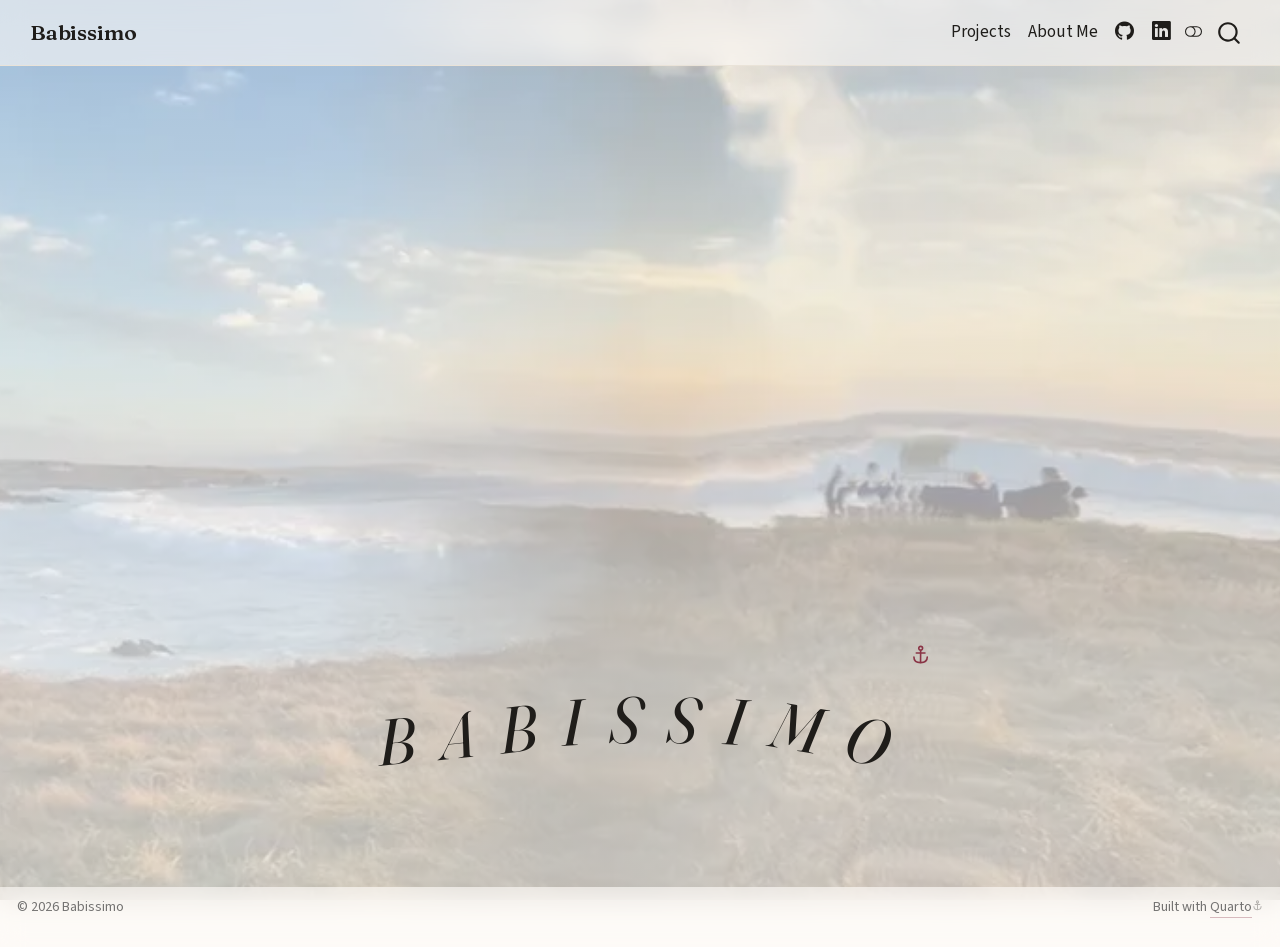
<file: index.html>
<!DOCTYPE html>
<html xmlns="http://www.w3.org/1999/xhtml" lang="en" xml:lang="en"><head>

<meta charset="utf-8">
<meta name="generator" content="quarto-1.10.18">

<meta name="viewport" content="width=device-width, initial-scale=1.0, user-scalable=yes">


<title>Babissimo</title>
<style>
/* Default styles provided by pandoc.
** See https://pandoc.org/MANUAL.html#variables-for-html for config info.
*/
span.smallcaps{font-variant: small-caps;}
div.columns{display: flex; gap: 1.5em;}
div.column{flex: auto;}
@media screen {
div.columns{gap: min(4vw, 1.5em);}
div.column{overflow-x: auto;}
}
div.hanging-indent{margin-left: 1.5em; text-indent: -1.5em;}
ul.task-list{list-style: none;}
ul.task-list li input[type="checkbox"] {
  width: 0.8em;
  margin: 0 0.8em 0.2em -1em; /* quarto-specific, see https://github.com/quarto-dev/quarto-cli/issues/4556 */ 
  vertical-align: middle;
}
</style>


<script src="site_libs/quarto-nav/quarto-nav.js"></script>
<script src="site_libs/quarto-nav/headroom.min.js"></script>
<script src="site_libs/clipboard/clipboard.min.js"></script>
<script src="site_libs/quarto-search/autocomplete.umd.js"></script>
<script src="site_libs/quarto-search/fuse.min.js"></script>
<script src="site_libs/quarto-search/quarto-search.js"></script>
<meta name="quarto:offset" content="./">
<link href="./assets/anchor.svg" rel="icon" type="image/svg+xml">
<script src="site_libs/quarto-html/quarto.js" type="module"></script>
<script src="site_libs/quarto-html/tabsets/tabsets.js" type="module"></script>
<script src="site_libs/quarto-html/popper.min.js"></script>
<script src="site_libs/quarto-html/tippy.umd.min.js"></script>
<script src="site_libs/quarto-html/anchor.min.js"></script>
<link href="site_libs/quarto-html/tippy.css" rel="stylesheet">
<link href="site_libs/quarto-html/quarto-syntax-highlighting-73b0ff3878a4e6fc3716dc69a6aaefa3.css" rel="stylesheet" class="quarto-color-scheme" id="quarto-text-highlighting-styles">
<link href="site_libs/quarto-html/quarto-syntax-highlighting-dark-a60fab2f8a066d0ce7bf48d8b28043cc.css" rel="stylesheet" class="quarto-color-scheme quarto-color-alternate" id="quarto-text-highlighting-styles">
<link href="site_libs/quarto-html/quarto-syntax-highlighting-73b0ff3878a4e6fc3716dc69a6aaefa3.css" rel="stylesheet" class="quarto-color-scheme-extra" id="quarto-text-highlighting-styles">
<script src="site_libs/bootstrap/bootstrap.min.js"></script>
<link href="site_libs/bootstrap/bootstrap-icons.css" rel="stylesheet">
<link href="site_libs/bootstrap/bootstrap-8148a7ceaf743414e62133db299a36cd.min.css" rel="stylesheet" append-hash="true" class="quarto-color-scheme" id="quarto-bootstrap" data-mode="light">
<link href="site_libs/bootstrap/bootstrap-dark-50e16ff4bdb2c971f9629b55ccc4add5.min.css" rel="stylesheet" append-hash="true" class="quarto-color-scheme quarto-color-alternate" id="quarto-bootstrap" data-mode="dark">
<link href="site_libs/bootstrap/bootstrap-8148a7ceaf743414e62133db299a36cd.min.css" rel="stylesheet" append-hash="true" class="quarto-color-scheme-extra" id="quarto-bootstrap" data-mode="light">
<script id="quarto-search-options" type="application/json">{
  "location": "navbar",
  "copy-button": false,
  "collapse-after": 3,
  "panel-placement": "end",
  "type": "overlay",
  "limit": 50,
  "keyboard-shortcut": [
    "f",
    "/",
    "s"
  ],
  "show-item-context": false,
  "language": {
    "search-no-results-text": "No results",
    "search-matching-documents-text": "matching documents",
    "search-copy-link-title": "Copy link to search",
    "search-hide-matches-text": "Hide additional matches",
    "search-more-match-text": "more match in this document",
    "search-more-matches-text": "more matches in this document",
    "search-clear-button-title": "Clear",
    "search-text-placeholder": "",
    "search-detached-cancel-button-title": "Cancel",
    "search-submit-button-title": "Submit",
    "search-label": "Search"
  }
}</script>
<script src="./assets/swell.js" defer=""></script>


<meta property="og:title" content="Babissimo">
<meta property="og:site_name" content="Babissimo">
</head>

<body class="nav-fixed landing filmed quarto-light"><script id="quarto-html-before-body" type="application/javascript">
    const toggleBodyColorMode = (bsSheetEl) => {
      const mode = bsSheetEl.getAttribute("data-mode");
      const bodyEl = window.document.querySelector("body");
      if (mode === "dark") {
        bodyEl.classList.add("quarto-dark");
        bodyEl.classList.remove("quarto-light");
      } else {
        bodyEl.classList.add("quarto-light");
        bodyEl.classList.remove("quarto-dark");
      }
    }
    const toggleBodyColorPrimary = () => {
      const bsSheetEl = window.document.querySelector("link#quarto-bootstrap:not([rel=disabled-stylesheet])");
      if (bsSheetEl) {
        toggleBodyColorMode(bsSheetEl);
      }
    }
    const setColorSchemeToggle = (alternate) => {
      const toggles = window.document.querySelectorAll('.quarto-color-scheme-toggle');
      for (let i=0; i < toggles.length; i++) {
        const toggle = toggles[i];
        if (toggle) {
          if (alternate) {
            toggle.classList.add("alternate");
          } else {
            toggle.classList.remove("alternate");
          }
        }
      }
    };
    const toggleColorMode = (alternate) => {
      // Switch the stylesheets
      const primaryStylesheets = window.document.querySelectorAll('link.quarto-color-scheme:not(.quarto-color-alternate)');
      const alternateStylesheets = window.document.querySelectorAll('link.quarto-color-scheme.quarto-color-alternate');
      manageTransitions('#quarto-margin-sidebar .nav-link', false);
      if (alternate) {
        // note: dark is layered on light, we don't disable primary!
        enableStylesheet(alternateStylesheets);
        for (const sheetNode of alternateStylesheets) {
          if (sheetNode.id === "quarto-bootstrap") {
            toggleBodyColorMode(sheetNode);
          }
        }
      } else {
        disableStylesheet(alternateStylesheets);
        enableStylesheet(primaryStylesheets)
        toggleBodyColorPrimary();
      }
      manageTransitions('#quarto-margin-sidebar .nav-link', true);
      // Switch the toggles
      setColorSchemeToggle(alternate)
      // Hack to workaround the fact that safari doesn't
      // properly recolor the scrollbar when toggling (#1455)
      if (navigator.userAgent.indexOf('Safari') > 0 && navigator.userAgent.indexOf('Chrome') == -1) {
        manageTransitions("body", false);
        window.scrollTo(0, 1);
        setTimeout(() => {
          window.scrollTo(0, 0);
          manageTransitions("body", true);
        }, 40);
      }
    }
    const disableStylesheet = (stylesheets) => {
      for (let i=0; i < stylesheets.length; i++) {
        const stylesheet = stylesheets[i];
        stylesheet.rel = 'disabled-stylesheet';
      }
    }
    const enableStylesheet = (stylesheets) => {
      for (let i=0; i < stylesheets.length; i++) {
        const stylesheet = stylesheets[i];
        if(stylesheet.rel !== 'stylesheet') { // for Chrome, which will still FOUC without this check
          stylesheet.rel = 'stylesheet';
        }
      }
    }
    const manageTransitions = (selector, allowTransitions) => {
      const els = window.document.querySelectorAll(selector);
      for (let i=0; i < els.length; i++) {
        const el = els[i];
        if (allowTransitions) {
          el.classList.remove('notransition');
        } else {
          el.classList.add('notransition');
        }
      }
    }
    const isFileUrl = () => {
      return window.location.protocol === 'file:';
    }
    const hasAlternateSentinel = () => {
      let styleSentinel = getColorSchemeSentinel();
      if (styleSentinel !== null) {
        return styleSentinel === "alternate";
      } else {
        return false;
      }
    }
    const setStyleSentinel = (alternate) => {
      const value = alternate ? "alternate" : "default";
      if (!isFileUrl()) {
        window.localStorage.setItem("quarto-color-scheme", value);
      } else {
        localAlternateSentinel = value;
      }
    }
    const getColorSchemeSentinel = () => {
      if (!isFileUrl()) {
        const storageValue = window.localStorage.getItem("quarto-color-scheme");
        return storageValue != null ? storageValue : localAlternateSentinel;
      } else {
        return localAlternateSentinel;
      }
    }
    const toggleGiscusIfUsed = (isAlternate, darkModeDefault) => {
      const baseTheme = document.querySelector('#giscus-base-theme')?.value ?? 'light';
      const alternateTheme = document.querySelector('#giscus-alt-theme')?.value ?? 'dark';
      let newTheme = '';
      if(authorPrefersDark) {
        newTheme = isAlternate ? baseTheme : alternateTheme;
      } else {
        newTheme = isAlternate ? alternateTheme : baseTheme;
      }
      const changeGiscusTheme = () => {
        // From: https://github.com/giscus/giscus/issues/336
        const sendMessage = (message) => {
          const iframe = document.querySelector('iframe.giscus-frame');
          if (!iframe) return;
          iframe.contentWindow.postMessage({ giscus: message }, 'https://giscus.app');
        }
        sendMessage({
          setConfig: {
            theme: newTheme
          }
        });
      }
      const isGiscussLoaded = window.document.querySelector('iframe.giscus-frame') !== null;
      if (isGiscussLoaded) {
        changeGiscusTheme();
      }
    };
    const authorPrefersDark = false;
    const darkModeDefault = authorPrefersDark;
      document.querySelector('link#quarto-text-highlighting-styles.quarto-color-scheme-extra').rel = 'disabled-stylesheet';
      document.querySelector('link#quarto-bootstrap.quarto-color-scheme-extra').rel = 'disabled-stylesheet';
    let localAlternateSentinel = darkModeDefault ? 'alternate' : 'default';
    // Dark / light mode switch
    window.quartoToggleColorScheme = () => {
      // Read the current dark / light value
      let toAlternate = !hasAlternateSentinel();
      toggleColorMode(toAlternate);
      setStyleSentinel(toAlternate);
      toggleGiscusIfUsed(toAlternate, darkModeDefault);
      window.dispatchEvent(new Event('resize'));
    };
    // Switch to dark mode if need be
    if (hasAlternateSentinel()) {
      toggleColorMode(true);
    } else {
      toggleColorMode(false);
    }
  </script>

<div id="quarto-search-results"></div>
  <header id="quarto-header" class="headroom fixed-top">
    <nav class="navbar navbar-expand-sm " data-bs-theme="dark">
      <div class="navbar-container container-fluid">
      <div class="navbar-brand-container mx-auto">
    <a class="navbar-brand" href="./">
    <span class="navbar-title">Babissimo</span>
    </a>
  </div>
            <div id="quarto-search" class="" title="Search"></div>
          <button class="navbar-toggler" type="button" data-bs-toggle="collapse" data-bs-target="#navbarCollapse" aria-controls="navbarCollapse" role="menu" aria-expanded="false" aria-label="Toggle navigation" onclick="if (window.quartoToggleHeadroom) { window.quartoToggleHeadroom(); }">
  <span class="navbar-toggler-icon"></span>
</button>
          <div class="collapse navbar-collapse" id="navbarCollapse">
            <ul class="navbar-nav navbar-nav-scroll ms-auto">
  <li class="nav-item">
    <a class="nav-link" href="./projects/"> 
<span class="menu-text">Projects</span></a>
  </li>  
  <li class="nav-item">
    <a class="nav-link" href="./about/"> 
<span class="menu-text">About Me</span></a>
  </li>  
  <li class="nav-item compact">
    <a class="nav-link" href="https://github.com/Babissimo"> <i class="bi bi-github" role="img">
</i> 
<span class="menu-text"></span></a>
  </li>  
  <li class="nav-item compact">
    <a class="nav-link" href="https://linkedin.com/in/alexandercharters"> <i class="bi bi-linkedin" role="img">
</i> 
<span class="menu-text"></span></a>
  </li>  
</ul>
          </div> <!-- /navcollapse -->
            <div class="quarto-navbar-tools">
  <a href="" class="quarto-color-scheme-toggle quarto-navigation-tool  px-1" onclick="window.quartoToggleColorScheme(); return false;" title="Toggle dark mode"><i class="bi"></i></a>
</div>
      </div> <!-- /container-fluid -->
    </nav>
</header>
<!-- content -->
<div id="quarto-content" class="quarto-container page-columns page-rows-contents page-layout-full page-navbar">
<!-- sidebar -->
<!-- margin-sidebar -->
    
<!-- main -->
<main class="content column-page" id="quarto-document-content"><header id="title-block-header" class="quarto-title-block"></header>





<div class="sea" aria-hidden="true">
  <video autoplay="" muted="" loop="" playsinline="" disablepictureinpicture="" disableremoteplayback="" poster="/assets/landing/sea-poster.webp">
    <source src="./assets/landing/sea.mp4" type="video/mp4">
  </video>
</div>
<script>
  // Under prefers-reduced-motion the sea holds still on its first frame, which
  // is the poster. This runs before the clip starts loading, so dropping
  // autoplay and preload here keeps it from downloading at all.
  (() => {
    const video = document.querySelector(".sea video");
    const still = matchMedia("(prefers-reduced-motion: reduce)");
    if (still.matches) {
      video.autoplay = false;
      video.preload = "none";
    }
    still.addEventListener("change", () => {
      if (!still.matches) return video.play().catch(() => {});
      video.pause();
      video.currentTime = 0;
    });
  })();
</script>
<div class="landing">
<p><span class="landing-stage"></span></p>
<h1 class="chart-mark">
  <svg id="chart" viewbox="0 0 1000 360" role="img" aria-label="Babissimo">
    <defs><path id="chart-arc" d="M 40 318 Q 500 214 960 318"></path></defs>
    <g id="chart-anchorage" transform="translate(884 122) scale(0.95)" aria-hidden="true">
      <g class="chart-anchorage"><circle cx="16" cy="6" r="2.9"></circle><path d="M16 9 L16 27"></path><path d="M9.5 13 L22.5 13"></path><path d="M6 19 Q6 27.5 16 27.5 Q26 27.5 26 19"></path></g>
    </g>
    <text id="chart-name" class="chart-name" aria-hidden="true"><textpath href="#chart-arc" startoffset="50%" text-anchor="middle">BABISSIMO</textpath></text>
  </svg>
</h1>
</div>



</main> <!-- /main -->
<script id="quarto-html-after-body" type="application/javascript">
  window.document.addEventListener("DOMContentLoaded", function (event) {
    // Ensure there is a toggle, if there isn't float one in the top right
    if (window.document.querySelector('.quarto-color-scheme-toggle') === null) {
      const a = window.document.createElement('a');
      a.classList.add('top-right');
      a.classList.add('quarto-color-scheme-toggle');
      a.href = "";
      a.onclick = function() { try { window.quartoToggleColorScheme(); } catch {} return false; };
      const i = window.document.createElement("i");
      i.classList.add('bi');
      a.appendChild(i);
      window.document.body.appendChild(a);
    }
    setColorSchemeToggle(hasAlternateSentinel())
    const icon = "";
    const anchorJS = new window.AnchorJS();
    anchorJS.options = {
      placement: 'right',
      icon: icon
    };
    anchorJS.add('.anchored');
    const isCodeAnnotation = (el) => {
      for (const clz of el.classList) {
        if (clz.startsWith('code-annotation-')) {                     
          return true;
        }
      }
      return false;
    }
    const onCopySuccess = function(e) {
      // button target
      const button = e.trigger;
      // don't keep focus
      button.blur();
      // flash "checked"
      button.classList.add('code-copy-button-checked');
      var currentTitle = button.getAttribute("title");
      button.setAttribute("title", "Copied!");
      let tooltip;
      if (window.bootstrap) {
        button.setAttribute("data-bs-toggle", "tooltip");
        button.setAttribute("data-bs-placement", "left");
        button.setAttribute("data-bs-title", "Copied!");
        tooltip = new bootstrap.Tooltip(button, 
          { trigger: "manual", 
            customClass: "code-copy-button-tooltip",
            offset: [0, -8]});
        tooltip.show();    
      }
      setTimeout(function() {
        if (tooltip) {
          tooltip.hide();
          button.removeAttribute("data-bs-title");
          button.removeAttribute("data-bs-toggle");
          button.removeAttribute("data-bs-placement");
        }
        button.setAttribute("title", currentTitle);
        button.classList.remove('code-copy-button-checked');
      }, 1000);
      // clear code selection
      e.clearSelection();
    }
    const getTextToCopy = function(trigger) {
      const outerScaffold = trigger.parentElement.cloneNode(true);
      const codeEl = outerScaffold.querySelector('code');
      for (const childEl of codeEl.children) {
        if (isCodeAnnotation(childEl)) {
          childEl.remove();
        }
      }
      return codeEl.innerText;
    }
    const clipboard = new window.ClipboardJS('.code-copy-button:not([data-in-quarto-modal])', {
      text: getTextToCopy
    });
    clipboard.on('success', onCopySuccess);
    if (window.document.getElementById('quarto-embedded-source-code-modal')) {
      const clipboardModal = new window.ClipboardJS('.code-copy-button[data-in-quarto-modal]', {
        text: getTextToCopy,
        container: window.document.getElementById('quarto-embedded-source-code-modal')
      });
      clipboardModal.on('success', onCopySuccess);
    }
      var localhostRegex = new RegExp(/^(?:http|https):\/\/localhost\:?[0-9]*\//);
      var mailtoRegex = new RegExp(/^mailto:/);
        var filterRegex = new RegExp("https:\/\/babissimo\.net");
      var isInternal = (href) => {
          return filterRegex.test(href) || localhostRegex.test(href) || mailtoRegex.test(href);
      }
      // Inspect non-navigation links and adorn them if external
     var links = window.document.querySelectorAll('a[href]:not(.nav-link):not(.navbar-brand):not(.toc-action):not(.sidebar-link):not(.sidebar-item-toggle):not(.pagination-link):not(.no-external):not([aria-hidden]):not(.dropdown-item):not(.quarto-navigation-tool):not(.about-link)');
      for (var i=0; i<links.length; i++) {
        const link = links[i];
        if (!isInternal(link.href)) {
          // undo the damage that might have been done by quarto-nav.js in the case of
          // links that we want to consider external
          if (link.dataset.originalHref !== undefined) {
            link.href = link.dataset.originalHref;
          }
        }
      }
    function tippyHover(el, contentFn, onTriggerFn, onUntriggerFn) {
      const config = {
        allowHTML: true,
        maxWidth: 500,
        delay: 100,
        arrow: false,
        appendTo: function(el) {
            return el.parentElement;
        },
        interactive: true,
        interactiveBorder: 10,
        theme: 'quarto',
        placement: 'bottom-start',
      };
      if (contentFn) {
        config.content = contentFn;
      }
      if (onTriggerFn) {
        config.onTrigger = onTriggerFn;
      }
      if (onUntriggerFn) {
        config.onUntrigger = onUntriggerFn;
      }
      window.tippy(el, config); 
    }
    const noterefs = window.document.querySelectorAll('a[role="doc-noteref"]');
    for (var i=0; i<noterefs.length; i++) {
      const ref = noterefs[i];
      tippyHover(ref, function() {
        // use id or data attribute instead here
        let href = ref.getAttribute('data-footnote-href') || ref.getAttribute('href');
        try { href = new URL(href).hash; } catch {}
        const id = href.replace(/^#\/?/, "");
        const note = window.document.getElementById(id);
        if (note) {
          return note.innerHTML;
        } else {
          return "";
        }
      });
    }
    const xrefs = window.document.querySelectorAll('a.quarto-xref');
    const processXRef = (id, note) => {
      // Strip column container classes
      const stripColumnClz = (el) => {
        el.classList.remove("page-full", "page-columns");
        if (el.children) {
          for (const child of el.children) {
            stripColumnClz(child);
          }
        }
      }
      stripColumnClz(note)
      if (id === null || id.startsWith('sec-')) {
        // Special case sections, only their first couple elements
        const container = document.createElement("div");
        if (note.children && note.children.length > 2) {
          container.appendChild(note.children[0].cloneNode(true));
          for (let i = 1; i < note.children.length; i++) {
            const child = note.children[i];
            if (child.tagName === "P" && child.innerText === "") {
              continue;
            } else {
              container.appendChild(child.cloneNode(true));
              break;
            }
          }
          if (window.Quarto?.typesetMath) {
            window.Quarto.typesetMath(container);
          }
          return container.innerHTML
        } else {
          if (window.Quarto?.typesetMath) {
            window.Quarto.typesetMath(note);
          }
          return note.innerHTML;
        }
      } else {
        // Remove any anchor links if they are present
        const anchorLink = note.querySelector('a.anchorjs-link');
        if (anchorLink) {
          anchorLink.remove();
        }
        if (window.Quarto?.typesetMath) {
          window.Quarto.typesetMath(note);
        }
        if (note.classList.contains("callout")) {
          return note.outerHTML;
        } else {
          return note.innerHTML;
        }
      }
    }
    for (var i=0; i<xrefs.length; i++) {
      const xref = xrefs[i];
      tippyHover(xref, undefined, function(instance) {
        instance.disable();
        let url = xref.getAttribute('href');
        let hash = undefined; 
        if (url.startsWith('#')) {
          hash = url;
        } else {
          try { hash = new URL(url).hash; } catch {}
        }
        if (hash) {
          const id = hash.replace(/^#\/?/, "");
          const note = window.document.getElementById(id);
          if (note !== null) {
            try {
              const html = processXRef(id, note.cloneNode(true));
              instance.setContent(html);
            } finally {
              instance.enable();
              instance.show();
            }
          } else {
            // See if we can fetch this
            fetch(url.split('#')[0])
            .then(res => res.text())
            .then(html => {
              const parser = new DOMParser();
              const htmlDoc = parser.parseFromString(html, "text/html");
              const note = htmlDoc.getElementById(id);
              if (note !== null) {
                const html = processXRef(id, note);
                instance.setContent(html);
              } 
            }).finally(() => {
              instance.enable();
              instance.show();
            });
          }
        } else {
          // See if we can fetch a full url (with no hash to target)
          // This is a special case and we should probably do some content thinning / targeting
          fetch(url)
          .then(res => res.text())
          .then(html => {
            const parser = new DOMParser();
            const htmlDoc = parser.parseFromString(html, "text/html");
            const note = htmlDoc.querySelector('main.content');
            if (note !== null) {
              // This should only happen for chapter cross references
              // (since there is no id in the URL)
              // remove the first header
              if (note.children.length > 0 && note.children[0].tagName === "HEADER") {
                note.children[0].remove();
              }
              const html = processXRef(null, note);
              instance.setContent(html);
            } 
          }).finally(() => {
            instance.enable();
            instance.show();
          });
        }
      }, function(instance) {
      });
    }
        let selectedAnnoteEl;
        const selectorForAnnotation = ( cell, annotation) => {
          let cellAttr = 'data-code-cell="' + cell + '"';
          let lineAttr = 'data-code-annotation="' +  annotation + '"';
          const selector = 'span[' + cellAttr + '][' + lineAttr + ']';
          return selector;
        }
        const selectCodeLines = (annoteEl) => {
          const doc = window.document;
          const targetCell = annoteEl.getAttribute("data-target-cell");
          const targetAnnotation = annoteEl.getAttribute("data-target-annotation");
          const annoteSpan = window.document.querySelector(selectorForAnnotation(targetCell, targetAnnotation));
          const lines = annoteSpan.getAttribute("data-code-lines").split(",");
          const lineIds = lines.map((line) => {
            return targetCell + "-" + line;
          })
          let top = null;
          let height = null;
          let parent = null;
          if (lineIds.length > 0) {
              //compute the position of the single el (top and bottom and make a div)
              const el = window.document.getElementById(lineIds[0]);
              top = el.offsetTop;
              height = el.offsetHeight;
              parent = el.parentElement.parentElement;
            if (lineIds.length > 1) {
              const lastEl = window.document.getElementById(lineIds[lineIds.length - 1]);
              const bottom = lastEl.offsetTop + lastEl.offsetHeight;
              height = bottom - top;
            }
            if (top !== null && height !== null && parent !== null) {
              // cook up a div (if necessary) and position it 
              let div = window.document.getElementById("code-annotation-line-highlight");
              if (div === null) {
                div = window.document.createElement("div");
                div.setAttribute("id", "code-annotation-line-highlight");
                div.style.position = 'absolute';
                parent.appendChild(div);
              }
              div.style.top = top - 2 + "px";
              div.style.height = height + 4 + "px";
              div.style.left = 0;
              let gutterDiv = window.document.getElementById("code-annotation-line-highlight-gutter");
              if (gutterDiv === null) {
                gutterDiv = window.document.createElement("div");
                gutterDiv.setAttribute("id", "code-annotation-line-highlight-gutter");
                gutterDiv.style.position = 'absolute';
                const codeCell = window.document.getElementById(targetCell);
                const gutter = codeCell.querySelector('.code-annotation-gutter');
                gutter.appendChild(gutterDiv);
              }
              gutterDiv.style.top = top - 2 + "px";
              gutterDiv.style.height = height + 4 + "px";
            }
            selectedAnnoteEl = annoteEl;
          }
        };
        const unselectCodeLines = () => {
          const elementsIds = ["code-annotation-line-highlight", "code-annotation-line-highlight-gutter"];
          elementsIds.forEach((elId) => {
            const div = window.document.getElementById(elId);
            if (div) {
              div.remove();
            }
          });
          selectedAnnoteEl = undefined;
        };
          // Handle positioning of the toggle
      window.addEventListener(
        "resize",
        throttle(() => {
          elRect = undefined;
          if (selectedAnnoteEl) {
            selectCodeLines(selectedAnnoteEl);
          }
        }, 10)
      );
      function throttle(fn, ms) {
      let throttle = false;
      let timer;
        return (...args) => {
          if(!throttle) { // first call gets through
              fn.apply(this, args);
              throttle = true;
          } else { // all the others get throttled
              if(timer) clearTimeout(timer); // cancel #2
              timer = setTimeout(() => {
                fn.apply(this, args);
                timer = throttle = false;
              }, ms);
          }
        };
      }
        // Attach click handler to the DT
        const annoteDls = window.document.querySelectorAll('dt[data-target-cell]');
        for (const annoteDlNode of annoteDls) {
          annoteDlNode.addEventListener('click', (event) => {
            const clickedEl = event.target;
            if (clickedEl !== selectedAnnoteEl) {
              unselectCodeLines();
              const activeEl = window.document.querySelector('dt[data-target-cell].code-annotation-active');
              if (activeEl) {
                activeEl.classList.remove('code-annotation-active');
              }
              selectCodeLines(clickedEl);
              clickedEl.classList.add('code-annotation-active');
            } else {
              // Unselect the line
              unselectCodeLines();
              clickedEl.classList.remove('code-annotation-active');
            }
          });
        }
    const findCites = (el) => {
      const parentEl = el.parentElement;
      if (parentEl) {
        const cites = parentEl.dataset.cites;
        if (cites) {
          return {
            el,
            cites: cites.split(' ')
          };
        } else {
          return findCites(el.parentElement)
        }
      } else {
        return undefined;
      }
    };
    var bibliorefs = window.document.querySelectorAll('a[role="doc-biblioref"]');
    for (var i=0; i<bibliorefs.length; i++) {
      const ref = bibliorefs[i];
      const citeInfo = findCites(ref);
      if (citeInfo) {
        tippyHover(citeInfo.el, function() {
          var popup = window.document.createElement('div');
          citeInfo.cites.forEach(function(cite) {
            var citeDiv = window.document.createElement('div');
            citeDiv.classList.add('hanging-indent');
            citeDiv.classList.add('csl-entry');
            var biblioDiv = window.document.getElementById('ref-' + cite);
            if (biblioDiv) {
              citeDiv.innerHTML = biblioDiv.innerHTML;
            }
            popup.appendChild(citeDiv);
          });
          return popup.innerHTML;
        });
      }
    }
  });
  </script>
</div> <!-- /content -->
<footer class="footer">
  <div class="nav-footer">
    <div class="nav-footer-left">
<p>© 2026 Babissimo</p>
</div>   
    <div class="nav-footer-center">
      &nbsp;
    </div>
    <div class="nav-footer-right">
<p>Built with <a href="https://quarto.org">Quarto</a></p>
</div>
  </div>
</footer>




</body></html>
</file>
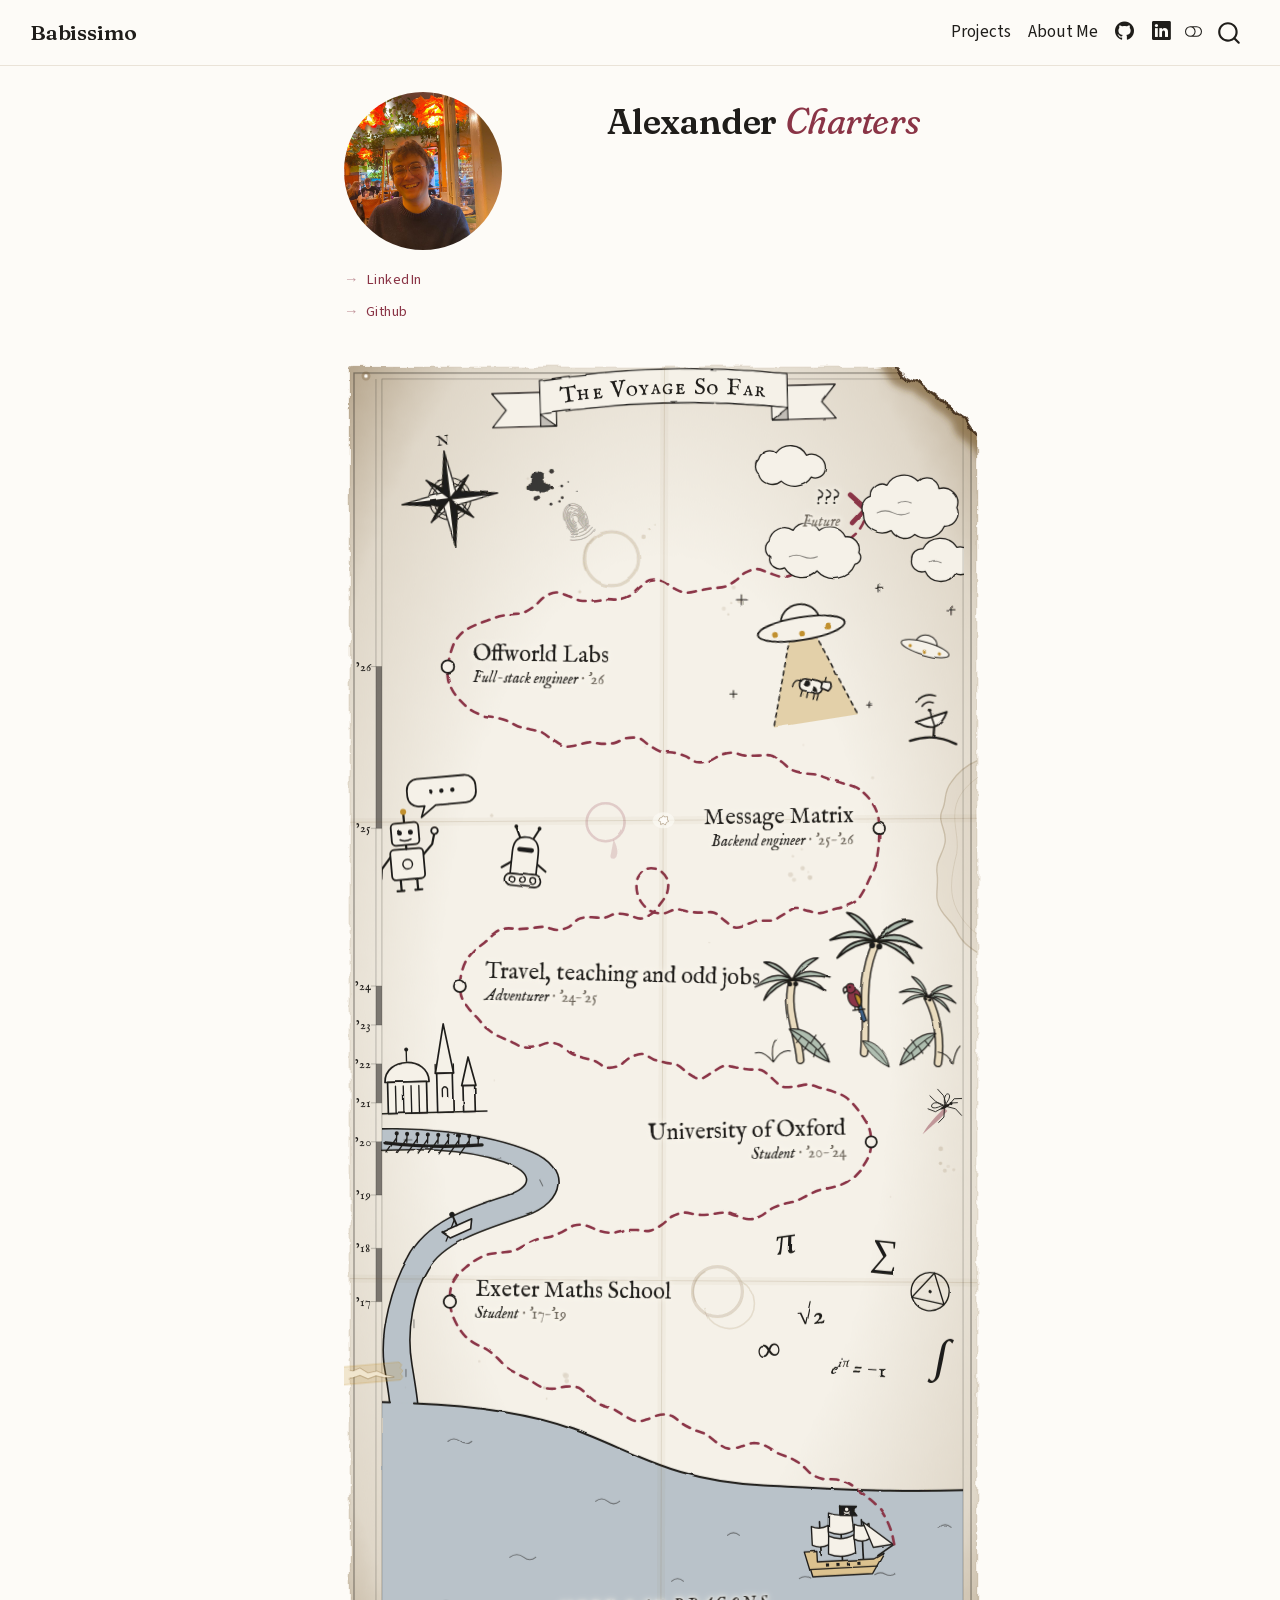
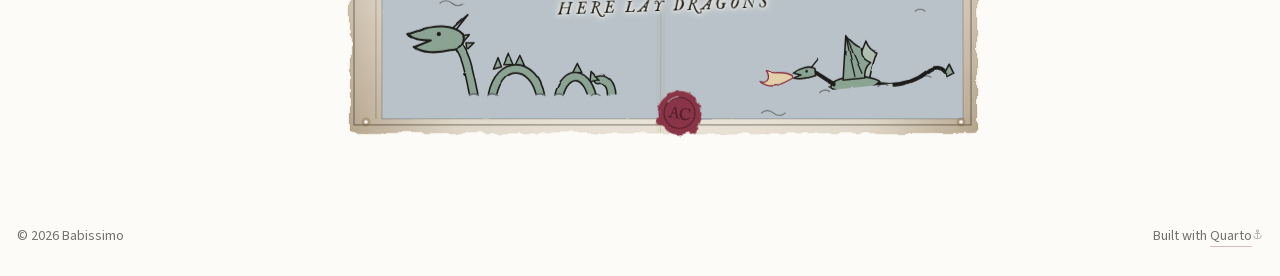
<file: about/index.html>
<!DOCTYPE html>
<html xmlns="http://www.w3.org/1999/xhtml" lang="en" xml:lang="en"><head>

<meta charset="utf-8">
<meta name="generator" content="quarto-1.10.18">

<meta name="viewport" content="width=device-width, initial-scale=1.0, user-scalable=yes">


<title>Alexander Charters – Babissimo</title>
<style>
/* Default styles provided by pandoc.
** See https://pandoc.org/MANUAL.html#variables-for-html for config info.
*/
span.smallcaps{font-variant: small-caps;}
div.columns{display: flex; gap: 1.5em;}
div.column{flex: auto;}
@media screen {
div.columns{gap: min(4vw, 1.5em);}
div.column{overflow-x: auto;}
}
div.hanging-indent{margin-left: 1.5em; text-indent: -1.5em;}
ul.task-list{list-style: none;}
ul.task-list li input[type="checkbox"] {
  width: 0.8em;
  margin: 0 0.8em 0.2em -1em; /* quarto-specific, see https://github.com/quarto-dev/quarto-cli/issues/4556 */ 
  vertical-align: middle;
}
</style>


<script src="../site_libs/quarto-nav/quarto-nav.js"></script>
<script src="../site_libs/quarto-nav/headroom.min.js"></script>
<script src="../site_libs/clipboard/clipboard.min.js"></script>
<script src="../site_libs/quarto-search/autocomplete.umd.js"></script>
<script src="../site_libs/quarto-search/fuse.min.js"></script>
<script src="../site_libs/quarto-search/quarto-search.js"></script>
<meta name="quarto:offset" content="../">
<link href="../assets/anchor.svg" rel="icon" type="image/svg+xml">
<script src="../site_libs/quarto-html/quarto.js" type="module"></script>
<script src="../site_libs/quarto-html/tabsets/tabsets.js" type="module"></script>
<script src="../site_libs/quarto-html/popper.min.js"></script>
<script src="../site_libs/quarto-html/tippy.umd.min.js"></script>
<link href="../site_libs/quarto-html/tippy.css" rel="stylesheet">
<link href="../site_libs/quarto-html/quarto-syntax-highlighting-73b0ff3878a4e6fc3716dc69a6aaefa3.css" rel="stylesheet" class="quarto-color-scheme" id="quarto-text-highlighting-styles">
<link href="../site_libs/quarto-html/quarto-syntax-highlighting-dark-a60fab2f8a066d0ce7bf48d8b28043cc.css" rel="stylesheet" class="quarto-color-scheme quarto-color-alternate" id="quarto-text-highlighting-styles">
<link href="../site_libs/quarto-html/quarto-syntax-highlighting-73b0ff3878a4e6fc3716dc69a6aaefa3.css" rel="stylesheet" class="quarto-color-scheme-extra" id="quarto-text-highlighting-styles">
<script src="../site_libs/bootstrap/bootstrap.min.js"></script>
<link href="../site_libs/bootstrap/bootstrap-icons.css" rel="stylesheet">
<link href="../site_libs/bootstrap/bootstrap-8148a7ceaf743414e62133db299a36cd.min.css" rel="stylesheet" append-hash="true" class="quarto-color-scheme" id="quarto-bootstrap" data-mode="light">
<link href="../site_libs/bootstrap/bootstrap-dark-50e16ff4bdb2c971f9629b55ccc4add5.min.css" rel="stylesheet" append-hash="true" class="quarto-color-scheme quarto-color-alternate" id="quarto-bootstrap" data-mode="dark">
<link href="../site_libs/bootstrap/bootstrap-8148a7ceaf743414e62133db299a36cd.min.css" rel="stylesheet" append-hash="true" class="quarto-color-scheme-extra" id="quarto-bootstrap" data-mode="light">
<script id="quarto-search-options" type="application/json">{
  "location": "navbar",
  "copy-button": false,
  "collapse-after": 3,
  "panel-placement": "end",
  "type": "overlay",
  "limit": 50,
  "keyboard-shortcut": [
    "f",
    "/",
    "s"
  ],
  "show-item-context": false,
  "language": {
    "search-no-results-text": "No results",
    "search-matching-documents-text": "matching documents",
    "search-copy-link-title": "Copy link to search",
    "search-hide-matches-text": "Hide additional matches",
    "search-more-match-text": "more match in this document",
    "search-more-matches-text": "more matches in this document",
    "search-clear-button-title": "Clear",
    "search-text-placeholder": "",
    "search-detached-cancel-button-title": "Cancel",
    "search-submit-button-title": "Submit",
    "search-label": "Search"
  }
}</script>


<meta property="og:title" content="Alexander Charters – Babissimo">
<meta property="og:image" content="https://babissimo.net/about/profile.jpg">
<meta property="og:site_name" content="Babissimo">
</head>

<body class="nav-fixed fullcontent quarto-light"><script id="quarto-html-before-body" type="application/javascript">
    const toggleBodyColorMode = (bsSheetEl) => {
      const mode = bsSheetEl.getAttribute("data-mode");
      const bodyEl = window.document.querySelector("body");
      if (mode === "dark") {
        bodyEl.classList.add("quarto-dark");
        bodyEl.classList.remove("quarto-light");
      } else {
        bodyEl.classList.add("quarto-light");
        bodyEl.classList.remove("quarto-dark");
      }
    }
    const toggleBodyColorPrimary = () => {
      const bsSheetEl = window.document.querySelector("link#quarto-bootstrap:not([rel=disabled-stylesheet])");
      if (bsSheetEl) {
        toggleBodyColorMode(bsSheetEl);
      }
    }
    const setColorSchemeToggle = (alternate) => {
      const toggles = window.document.querySelectorAll('.quarto-color-scheme-toggle');
      for (let i=0; i < toggles.length; i++) {
        const toggle = toggles[i];
        if (toggle) {
          if (alternate) {
            toggle.classList.add("alternate");
          } else {
            toggle.classList.remove("alternate");
          }
        }
      }
    };
    const toggleColorMode = (alternate) => {
      // Switch the stylesheets
      const primaryStylesheets = window.document.querySelectorAll('link.quarto-color-scheme:not(.quarto-color-alternate)');
      const alternateStylesheets = window.document.querySelectorAll('link.quarto-color-scheme.quarto-color-alternate');
      manageTransitions('#quarto-margin-sidebar .nav-link', false);
      if (alternate) {
        // note: dark is layered on light, we don't disable primary!
        enableStylesheet(alternateStylesheets);
        for (const sheetNode of alternateStylesheets) {
          if (sheetNode.id === "quarto-bootstrap") {
            toggleBodyColorMode(sheetNode);
          }
        }
      } else {
        disableStylesheet(alternateStylesheets);
        enableStylesheet(primaryStylesheets)
        toggleBodyColorPrimary();
      }
      manageTransitions('#quarto-margin-sidebar .nav-link', true);
      // Switch the toggles
      setColorSchemeToggle(alternate)
      // Hack to workaround the fact that safari doesn't
      // properly recolor the scrollbar when toggling (#1455)
      if (navigator.userAgent.indexOf('Safari') > 0 && navigator.userAgent.indexOf('Chrome') == -1) {
        manageTransitions("body", false);
        window.scrollTo(0, 1);
        setTimeout(() => {
          window.scrollTo(0, 0);
          manageTransitions("body", true);
        }, 40);
      }
    }
    const disableStylesheet = (stylesheets) => {
      for (let i=0; i < stylesheets.length; i++) {
        const stylesheet = stylesheets[i];
        stylesheet.rel = 'disabled-stylesheet';
      }
    }
    const enableStylesheet = (stylesheets) => {
      for (let i=0; i < stylesheets.length; i++) {
        const stylesheet = stylesheets[i];
        if(stylesheet.rel !== 'stylesheet') { // for Chrome, which will still FOUC without this check
          stylesheet.rel = 'stylesheet';
        }
      }
    }
    const manageTransitions = (selector, allowTransitions) => {
      const els = window.document.querySelectorAll(selector);
      for (let i=0; i < els.length; i++) {
        const el = els[i];
        if (allowTransitions) {
          el.classList.remove('notransition');
        } else {
          el.classList.add('notransition');
        }
      }
    }
    const isFileUrl = () => {
      return window.location.protocol === 'file:';
    }
    const hasAlternateSentinel = () => {
      let styleSentinel = getColorSchemeSentinel();
      if (styleSentinel !== null) {
        return styleSentinel === "alternate";
      } else {
        return false;
      }
    }
    const setStyleSentinel = (alternate) => {
      const value = alternate ? "alternate" : "default";
      if (!isFileUrl()) {
        window.localStorage.setItem("quarto-color-scheme", value);
      } else {
        localAlternateSentinel = value;
      }
    }
    const getColorSchemeSentinel = () => {
      if (!isFileUrl()) {
        const storageValue = window.localStorage.getItem("quarto-color-scheme");
        return storageValue != null ? storageValue : localAlternateSentinel;
      } else {
        return localAlternateSentinel;
      }
    }
    const toggleGiscusIfUsed = (isAlternate, darkModeDefault) => {
      const baseTheme = document.querySelector('#giscus-base-theme')?.value ?? 'light';
      const alternateTheme = document.querySelector('#giscus-alt-theme')?.value ?? 'dark';
      let newTheme = '';
      if(authorPrefersDark) {
        newTheme = isAlternate ? baseTheme : alternateTheme;
      } else {
        newTheme = isAlternate ? alternateTheme : baseTheme;
      }
      const changeGiscusTheme = () => {
        // From: https://github.com/giscus/giscus/issues/336
        const sendMessage = (message) => {
          const iframe = document.querySelector('iframe.giscus-frame');
          if (!iframe) return;
          iframe.contentWindow.postMessage({ giscus: message }, 'https://giscus.app');
        }
        sendMessage({
          setConfig: {
            theme: newTheme
          }
        });
      }
      const isGiscussLoaded = window.document.querySelector('iframe.giscus-frame') !== null;
      if (isGiscussLoaded) {
        changeGiscusTheme();
      }
    };
    const authorPrefersDark = false;
    const darkModeDefault = authorPrefersDark;
      document.querySelector('link#quarto-text-highlighting-styles.quarto-color-scheme-extra').rel = 'disabled-stylesheet';
      document.querySelector('link#quarto-bootstrap.quarto-color-scheme-extra').rel = 'disabled-stylesheet';
    let localAlternateSentinel = darkModeDefault ? 'alternate' : 'default';
    // Dark / light mode switch
    window.quartoToggleColorScheme = () => {
      // Read the current dark / light value
      let toAlternate = !hasAlternateSentinel();
      toggleColorMode(toAlternate);
      setStyleSentinel(toAlternate);
      toggleGiscusIfUsed(toAlternate, darkModeDefault);
      window.dispatchEvent(new Event('resize'));
    };
    // Switch to dark mode if need be
    if (hasAlternateSentinel()) {
      toggleColorMode(true);
    } else {
      toggleColorMode(false);
    }
  </script>

<div id="quarto-search-results"></div>
  <header id="quarto-header" class="headroom fixed-top">
    <nav class="navbar navbar-expand-sm " data-bs-theme="dark">
      <div class="navbar-container container-fluid">
      <div class="navbar-brand-container mx-auto">
    <a class="navbar-brand" href="../">
    <span class="navbar-title">Babissimo</span>
    </a>
  </div>
            <div id="quarto-search" class="" title="Search"></div>
          <button class="navbar-toggler" type="button" data-bs-toggle="collapse" data-bs-target="#navbarCollapse" aria-controls="navbarCollapse" role="menu" aria-expanded="false" aria-label="Toggle navigation" onclick="if (window.quartoToggleHeadroom) { window.quartoToggleHeadroom(); }">
  <span class="navbar-toggler-icon"></span>
</button>
          <div class="collapse navbar-collapse" id="navbarCollapse">
            <ul class="navbar-nav navbar-nav-scroll ms-auto">
  <li class="nav-item">
    <a class="nav-link" href="../projects/"> 
<span class="menu-text">Projects</span></a>
  </li>  
  <li class="nav-item">
    <a class="nav-link" href="../about/"> 
<span class="menu-text">About Me</span></a>
  </li>  
  <li class="nav-item compact">
    <a class="nav-link" href="https://github.com/Babissimo"> <i class="bi bi-github" role="img">
</i> 
<span class="menu-text"></span></a>
  </li>  
  <li class="nav-item compact">
    <a class="nav-link" href="https://linkedin.com/in/alexandercharters"> <i class="bi bi-linkedin" role="img">
</i> 
<span class="menu-text"></span></a>
  </li>  
</ul>
          </div> <!-- /navcollapse -->
            <div class="quarto-navbar-tools">
  <a href="" class="quarto-color-scheme-toggle quarto-navigation-tool  px-1" onclick="window.quartoToggleColorScheme(); return false;" title="Toggle dark mode"><i class="bi"></i></a>
</div>
      </div> <!-- /container-fluid -->
    </nav>
</header>
<!-- content -->
<div id="quarto-content" class="quarto-container page-columns page-rows-contents page-layout-article page-navbar">
<!-- sidebar -->
<!-- margin-sidebar -->
    
<!-- main -->
<div class="quarto-about-trestles">
  <div class="about-entity">
    <img src="profile.jpg" class="about-image
  round " style="height: 158px; width: 158px;">
<header id="title-block-header" class="quarto-title-block default">
<div class="quarto-title">
<h1 class="title">Alexander <span class="nm-tail">Charters</span></h1>
</div>
<div class="quarto-title-meta">
  </div>
</header>
    <div class="about-links">
  <a href="https://linkedin.com/in/alexandercharters" class="about-link" rel="" target="">
    <i class="bi bi-linkedin"></i>
     <span class="about-link-text">LinkedIn</span>
  </a>
  <a href="https://github.com/Babissimo" class="about-link" rel="" target="">
    <i class="bi bi-github"></i>
     <span class="about-link-text">Github</span>
  </a>
</div>
  </div>
  <div class="about-contents"><main class="content" id="quarto-document-content">

<figure class="voyage figure">
<svg class="voyage-map" viewbox="0 -30 640 1380" aria-hidden="true" focusable="false">
  <defs>
    <filter id="voyage-rough" x="-2%" y="-2%" width="104%" height="104%">
      <feturbulence type="fractalNoise" basefrequency="0.04" numoctaves="2" seed="7"></feturbulence>
      <fedisplacementmap in="SourceGraphic" scale="2.2" xchannelselector="R" ychannelselector="G"></fedisplacementmap>
    </filter>
    <filter id="voyage-deckle" x="-2%" y="-2%" width="104%" height="104%">
      <feturbulence type="fractalNoise" basefrequency="0.06" numoctaves="3" seed="3"></feturbulence>
      <fedisplacementmap in="SourceGraphic" scale="7" xchannelselector="R" ychannelselector="G"></fedisplacementmap>
    </filter>
    <filter id="voyage-blob" x="-20%" y="-20%" width="140%" height="140%">
      <feturbulence type="fractalNoise" basefrequency="0.09" numoctaves="2" seed="11"></feturbulence>
      <fedisplacementmap in="SourceGraphic" scale="6" xchannelselector="R" ychannelselector="G"></fedisplacementmap>
    </filter>
    <clippath id="voyage-inside"><rect x="38" y="-12" width="582" height="1342"></rect></clippath>
    <path id="voyage-ribbon-line" d="M 200 11 Q 320 -5 440 11"></path>
    <filter id="voyage-burn" x="-10%" y="-10%" width="120%" height="120%">
      <feturbulence type="fractalNoise" basefrequency="0.05" numoctaves="3" seed="9"></feturbulence>
      <fedisplacementmap in="SourceGraphic" scale="12" xchannelselector="R" ychannelselector="G"></fedisplacementmap>
    </filter>
    <!-- The same ragged line as voyage-burn, softened into a singe -->
    <filter id="voyage-singe" x="-20%" y="-20%" width="140%" height="140%">
      <feturbulence type="fractalNoise" basefrequency="0.05" numoctaves="3" seed="9"></feturbulence>
      <fedisplacementmap in="SourceGraphic" scale="12" xchannelselector="R" ychannelselector="G"></fedisplacementmap>
      <fegaussianblur stddeviation="3"></fegaussianblur>
    </filter>
    <clippath id="voyage-sheet"><rect x="6" y="-24" width="628" height="1368"></rect></clippath>
    <!-- Where the sheet is gone: a burnt corner, a tear, pin holes, and a hole
         worn through where two folds cross -->
    <mask id="voyage-wear" maskunits="userSpaceOnUse" x="-20" y="-50" width="680" height="1420">
      <rect x="-20" y="-50" width="680" height="1420" fill="#fff"></rect>
      <path filter="url(#voyage-burn)" d="M 538 -40 C 552 -26 560 -14 576 -8 C 592 -2 600 10 608 14 C 618 20 624 34 632 44 C 638 52 644 56 652 58 L 652 -40 Z"></path>
      <path d="M 0 980 L 9 982 L 16 979 L 24 984 L 33 982 L 42 986 L 50 987.5 L 41 988 L 32 986 L 24 989 L 16 985.5 L 9 988 L 0 989 Z"></path>
      <path d="M 316.5 428 L 318.5 427.2 L 319.6 425.8 L 321.4 427 L 323.8 426.6 L 323.4 429.2 L 324.8 431 L 322.6 432 L 321.8 434.2 L 319.6 432.8 L 317.2 433.8 L 317.4 431.4 L 315.4 430.2 Z"></path>
      <circle cx="22" cy="-15" r="1.6"></circle>
      <circle cx="22" cy="1333" r="1.6"></circle>
      <circle cx="618" cy="1333" r="1.6"></circle>
    </mask>
    <!-- The sheet's age: clean in the middle, scorched towards the edges -->
    <radialgradient id="voyage-age" cx="50%" cy="50%" r="72%">
      <stop class="vy-age" offset="0.5" stop-opacity="0"></stop>
      <stop class="vy-age" offset="0.82" stop-opacity="0.16"></stop>
      <stop class="vy-age" offset="1" stop-opacity="0.5"></stop>
    </radialgradient>
  </defs>
  <g mask="url(#voyage-wear)">
  <g filter="url(#voyage-deckle)">
    <rect class="vy-sheet" x="6" y="-24" width="628" height="1368" rx="3"></rect>
    <rect x="6" y="-24" width="628" height="1368" rx="3" fill="url(#voyage-age)"></rect>
  </g>
  <g filter="url(#voyage-rough)">
  <g clip-path="url(#voyage-inside)">
    <!-- The Isis, running down into the sea of dragons. The sea covers the
         river's mouth; the coast is broken where the river meets it. -->
    <path class="vy-water vy-banked" d="M 14 740 C 70 736 140 742 188 762 C 226 778 222 812 182 826 C 140 840 100 852 84 880 C 70 902 62 940 68 975 C 72 1000 76 1020 74 1040 L 46 1040 C 48 1020 44 1000 40 975 C 36 940 48 896 64 868 C 82 832 124 818 162 806 C 192 796 188 782 160 772 C 120 758 70 758 14 762 Z"></path>
    <path class="vy-ripple" d="M 60 750 h 8 M 150 768 h 7 M 196 790 l 3 6 M 118 834 l 6 -3 M 70 930 v 8 M 62 980 v 7"></path>
    <path class="vy-water" d="M 14 1012 L 70 1014 C 120 1016 180 1022 230 1040 C 290 1062 330 1092 420 1096 C 500 1100 560 1104 640 1100 L 640 1340 L 14 1340 Z"></path>
    <path class="vy-coast" d="M 14 1012 L 46 1013 M 70 1014 C 120 1016 180 1022 230 1040 C 290 1062 330 1092 420 1096 C 500 1100 560 1104 640 1100"></path>
    <path class="vy-ripple" d="M 104 1052 q 6 -5 12 0 q 6 5 12 0 M 252 1112 q 6 -5 12 0 q 6 5 12 0 M 384 1146 q 6 -5 12 0 M 166 1168 q 7 -5 14 0 q 6 5 12 0 M 596 1138 q 6 -5 12 0 M 328 1192 q 6 -5 12 0 M 96 1214 q 6 -5 12 0 q 6 5 12 0 M 572 1222 q 5 -4 10 0 M 418 1324 q 6 -5 12 0 q 6 5 12 0 M 236 1322 q 6 -5 12 0"></path>
    <!-- Compass rose, a few degrees off true -->
    <g transform="translate(106 108) rotate(-7)">
      <g transform="rotate(45)"><path class="vy-solid-edge" d="M 0 -30 L 5 -5 L 0 0 Z"></path><path class="vy-paper" d="M 0 -30 L -5 -5 L 0 0 Z"></path></g>
      <g transform="rotate(135)"><path class="vy-solid-edge" d="M 0 -30 L 5 -5 L 0 0 Z"></path><path class="vy-paper" d="M 0 -30 L -5 -5 L 0 0 Z"></path></g>
      <g transform="rotate(225)"><path class="vy-solid-edge" d="M 0 -30 L 5 -5 L 0 0 Z"></path><path class="vy-paper" d="M 0 -30 L -5 -5 L 0 0 Z"></path></g>
      <g transform="rotate(315)"><path class="vy-solid-edge" d="M 0 -30 L 5 -5 L 0 0 Z"></path><path class="vy-paper" d="M 0 -30 L -5 -5 L 0 0 Z"></path></g>
      <circle class="vy-ink vy-thin" r="21"></circle>
      <circle class="vy-ink vy-thin" r="17"></circle>
      <g><path class="vy-paper" d="M 0 -48 L 7 -7 L 0 0 Z"></path><path class="vy-solid-edge" d="M 0 -48 L -7 -7 L 0 0 Z"></path></g>
      <g transform="rotate(90)"><path class="vy-paper" d="M 0 -48 L 7 -7 L 0 0 Z"></path><path class="vy-solid-edge" d="M 0 -48 L -7 -7 L 0 0 Z"></path></g>
      <g transform="rotate(180)"><path class="vy-paper" d="M 0 -48 L 7 -7 L 0 0 Z"></path><path class="vy-solid-edge" d="M 0 -48 L -7 -7 L 0 0 Z"></path></g>
      <g transform="rotate(270)"><path class="vy-paper" d="M 0 -48 L 7 -7 L 0 0 Z"></path><path class="vy-solid-edge" d="M 0 -48 L -7 -7 L 0 0 Z"></path></g>
      <text class="vy-rose-n" y="-54">N</text>
    </g>
    <!-- Offworld Labs: saucers, one of them taking a cow, and a radar dish
         keeping an eye on them both -->
    <g transform="translate(458 238) rotate(-9) scale(1.42)">
      <path class="vy-beam" d="M -9 5 L 9 5 L 30 66 L -30 66 Z"></path>
      <path class="vy-ink vy-thin vy-dash" d="M -9 5 L -30 66 M 9 5 L 30 66"></path>
      <g transform="translate(1 42) rotate(22) scale(0.9)">
        <path class="vy-ink vy-thin" d="M -7 4 V 9 M -3 4 V 9 M 3 4 V 9 M 6 4 V 9 M -10 -3 Q -15 -3 -15 3"></path>
        <rect class="vy-paper" x="-10" y="-6" width="18" height="10" rx="4"></rect>
        <path class="vy-solid" d="M -6 -5 Q -2 -6 -2 -2 Q -4 1 -7 -1 Z M 1 -1 Q 4 -1 5 3 L 1 3 Z"></path>
        <path class="vy-paper" d="M 7 -6 L 13 -7 Q 16 -4 13 0 L 7 -1 Z"></path>
        <path class="vy-ink vy-thin" d="M 9 -6.5 L 9 -10"></path>
      </g>
      <path class="vy-paper" d="M -14 -3 C -14 -22 14 -22 14 -3 Z"></path>
      <ellipse class="vy-paper" rx="31" ry="8"></ellipse>
      <circle class="vy-light" cx="-19" cy="1.5" r="2"></circle>
      <circle class="vy-light" cx="0" cy="3.5" r="2"></circle>
      <circle class="vy-light" cx="19" cy="1.5" r="2"></circle>
    </g>
    <g transform="translate(582 258) rotate(16) scale(0.8)">
      <path class="vy-paper" d="M -14 -3 C -14 -22 14 -22 14 -3 Z"></path>
      <ellipse class="vy-paper" rx="31" ry="8"></ellipse>
      <circle class="vy-light" cx="-19" cy="1.5" r="2"></circle>
      <circle class="vy-light" cx="0" cy="3.5" r="2"></circle>
      <circle class="vy-light" cx="19" cy="1.5" r="2"></circle>
    </g>
    <g transform="translate(590 352) rotate(4) scale(1.45)">
      <path class="vy-ink" d="M -16 0 Q 0 -7 16 0 M 0 -4 L 0 -12"></path>
      <g transform="translate(0 -12) rotate(-22)">
        <path class="vy-paper" d="M -11 -6 Q 0 8 11 -6 Z"></path>
        <path class="vy-ink vy-thin" d="M 0 1 L 0 -10"></path>
        <circle class="vy-solid" cx="0" cy="-10.5" r="1.4"></circle>
        <path class="vy-ink vy-thin" d="M -4 -15 Q 0 -18 4 -15 M -7 -19 Q 0 -24 7 -19"></path>
      </g>
    </g>
    <path class="vy-ink vy-thin" d="M 398 204 v 10 m -5 -5 h 10 M 536 194 v 7 m -3.5 -3.5 h 7 M 608 216 v 8 m -4 -4 h 8 M 526 312 v 5 m -2.5 -2.5 h 5 M 390 300 v 7 m -3.5 -3.5 h 7"></path>
    <!-- Message Matrix: chatbots -->
    <g transform="translate(66 500) rotate(-5) scale(1.38)">
      <path class="vy-ink" d="M -6 0 L -6 -8 M 6 0 L 6 -8 M -9 0 L -4 0 M 4 0 L 9 0"></path>
      <path class="vy-ink" d="M -12 -25 L -19 -17 L -20 -10 M 12 -25 L 19 -32 L 21 -39"></path>
      <circle class="vy-paper" cx="21.5" cy="-41.5" r="2.4"></circle>
      <rect class="vy-paper" x="-12" y="-30" width="24" height="22" rx="3"></rect>
      <circle class="vy-ink vy-thin" cx="0" cy="-19" r="3.5"></circle>
      <path class="vy-ink" d="M 0 -30 L 0 -33 M 0 -49 L 0 -55"></path>
      <rect class="vy-paper" x="-10" y="-49" width="20" height="16" rx="3"></rect>
      <circle class="vy-solid" cx="-4" cy="-42" r="1.8"></circle>
      <circle class="vy-solid" cx="4" cy="-42" r="1.8"></circle>
      <path class="vy-ink vy-thin" d="M -4 -37 Q 0 -35 4 -37"></path>
      <circle class="vy-light" cx="0" cy="-57" r="2.2"></circle>
      <path class="vy-paper" d="M 12 -80 H 46 A 8 8 0 0 1 54 -72 V -68 A 8 8 0 0 1 46 -60 H 24 L 13 -52 L 16 -60 H 12 A 8 8 0 0 1 4 -68 V -72 A 8 8 0 0 1 12 -80 Z"></path>
      <circle class="vy-solid" cx="21" cy="-70" r="1.6"></circle>
      <circle class="vy-solid" cx="29" cy="-70" r="1.6"></circle>
      <circle class="vy-solid" cx="37" cy="-70" r="1.6"></circle>
    </g>
    <g transform="translate(178 496) rotate(6) scale(1.3)">
      <path class="vy-ink" d="M -10 -18 L -17 -13 M 10 -18 L 17 -13 M -5 -37 L -9 -45 M 5 -37 L 9 -45"></path>
      <circle class="vy-solid" cx="-9" cy="-45.5" r="1.5"></circle>
      <circle class="vy-solid" cx="9" cy="-45.5" r="1.5"></circle>
      <path class="vy-paper" d="M -10 -9 L -10 -26 Q -10 -38 0 -38 Q 10 -38 10 -26 L 10 -9 Z"></path>
      <rect class="vy-solid" x="-6.5" y="-30" width="13" height="3.6" rx="1.8"></rect>
      <rect class="vy-paper" x="-14" y="-9" width="28" height="9" rx="4.5"></rect>
      <circle class="vy-ink vy-thin" cx="-8" cy="-4.5" r="2.2"></circle>
      <circle class="vy-ink vy-thin" cx="0" cy="-4.5" r="2.2"></circle>
      <circle class="vy-ink vy-thin" cx="8" cy="-4.5" r="2.2"></circle>
    </g>
    <!-- Travel: jungle -->
    <path class="vy-tube-ink" d="M 457 670 C 455 644 442 620 449 592"></path>
    <path class="vy-tube-bark" d="M 457 670 C 455 644 442 620 449 592"></path>
    <g transform="translate(449 590) rotate(-7) scale(1.18)">
      <path class="vy-leaf" d="M 0 0 Q -14 -12 -32 2 Q -16 -4 0 0 Z"></path>
      <path class="vy-leaf" d="M 0 0 Q 14 -12 32 2 Q 16 -4 0 0 Z"></path>
      <path class="vy-leaf" d="M 0 0 Q -10 -18 -22 -18 Q -10 -10 0 0 Z"></path>
      <path class="vy-leaf" d="M 0 0 Q 10 -18 24 -16 Q 10 -9 0 0 Z"></path>
      <path class="vy-leaf" d="M 0 0 Q -18 -2 -26 14 Q -14 2 0 0 Z"></path>
      <path class="vy-leaf" d="M 0 0 Q 18 -2 27 13 Q 14 2 0 0 Z"></path>
      <circle class="vy-solid" cx="-2.5" cy="3" r="2.1"></circle>
      <circle class="vy-solid" cx="2.5" cy="3.5" r="2.1"></circle>
    </g>
    <path class="vy-tube-ink" d="M 521 663 C 524 626 516 588 533 553"></path>
    <path class="vy-tube-bark" d="M 521 663 C 524 626 516 588 533 553"></path>
    <g transform="translate(533 551) rotate(5) scale(1.44)">
      <path class="vy-leaf" d="M 0 0 Q -14 -12 -32 2 Q -16 -4 0 0 Z"></path>
      <path class="vy-leaf" d="M 0 0 Q 14 -12 32 2 Q 16 -4 0 0 Z"></path>
      <path class="vy-leaf" d="M 0 0 Q -10 -18 -22 -18 Q -10 -10 0 0 Z"></path>
      <path class="vy-leaf" d="M 0 0 Q 10 -18 24 -16 Q 10 -9 0 0 Z"></path>
      <path class="vy-leaf" d="M 0 0 Q -18 -2 -26 14 Q -14 2 0 0 Z"></path>
      <path class="vy-leaf" d="M 0 0 Q 18 -2 27 13 Q 14 2 0 0 Z"></path>
      <circle class="vy-solid" cx="-2.5" cy="3" r="2.1"></circle>
      <circle class="vy-solid" cx="2.5" cy="3.5" r="2.1"></circle>
    </g>
    <path class="vy-tube-ink" d="M 595 673 C 598 652 595 628 585 608"></path>
    <path class="vy-tube-bark" d="M 595 673 C 598 652 595 628 585 608"></path>
    <g transform="translate(585 606) rotate(11) scale(0.9)">
      <path class="vy-leaf" d="M 0 0 Q -14 -12 -32 2 Q -16 -4 0 0 Z"></path>
      <path class="vy-leaf" d="M 0 0 Q 14 -12 32 2 Q 16 -4 0 0 Z"></path>
      <path class="vy-leaf" d="M 0 0 Q -10 -18 -22 -18 Q -10 -10 0 0 Z"></path>
      <path class="vy-leaf" d="M 0 0 Q 10 -18 24 -16 Q 10 -9 0 0 Z"></path>
      <path class="vy-leaf" d="M 0 0 Q -18 -2 -26 14 Q -14 2 0 0 Z"></path>
      <path class="vy-leaf" d="M 0 0 Q 18 -2 27 13 Q 14 2 0 0 Z"></path>
      <circle class="vy-solid" cx="-2.5" cy="3" r="2.1"></circle>
      <circle class="vy-solid" cx="2.5" cy="3.5" r="2.1"></circle>
    </g>
    <g transform="translate(486 672) rotate(4)">
      <path class="vy-leaf" d="M 0 0 C -6 -18 -24 -34 -42 -30 C -32 -14 -14 -4 0 0 Z"></path>
      <path class="vy-ink vy-thin" d="M 0 0 C -12 -12 -26 -24 -42 -30 M -14 -12 L -16 -4 M -22 -18 L -26 -10 M -30 -23 L -34 -17 M -12 -11 L -6 -18 M -20 -17 L -15 -26"></path>
    </g>
    <g transform="translate(557 675) rotate(-6) scale(-0.92 0.92)">
      <path class="vy-leaf" d="M 0 0 C -6 -18 -24 -34 -42 -30 C -32 -14 -14 -4 0 0 Z"></path>
      <path class="vy-ink vy-thin" d="M 0 0 C -12 -12 -26 -24 -42 -30 M -14 -12 L -16 -4 M -22 -18 L -26 -10 M -30 -23 L -34 -17 M -12 -11 L -6 -18 M -20 -17 L -15 -26"></path>
    </g>
    <g transform="translate(546 677) rotate(9) scale(0.72)">
      <path class="vy-leaf" d="M 0 0 C -6 -18 -24 -34 -42 -30 C -32 -14 -14 -4 0 0 Z"></path>
      <path class="vy-ink vy-thin" d="M 0 0 C -12 -12 -26 -24 -42 -30"></path>
    </g>
    <!-- A macaw on the tall palm -->
    <g transform="translate(513 617) rotate(-6) scale(1.2)">
      <path class="vy-parrot-tail" d="M 1 -2 L 4 13 L 7.5 12 L 4 -3 Z"></path>
      <path class="vy-parrot" d="M -4 -14 C -8 -10 -6 -2 0 0 C 5 0 6 -6 4 -12 C 2 -16 -2 -17 -4 -14 Z"></path>
      <path class="vy-parrot-wing" d="M 0 -11 C 5 -10 6 -4 3 0 C 1 -4 0 -7 0 -11 Z"></path>
      <circle class="vy-parrot" cx="-3" cy="-16" r="4"></circle>
      <path class="vy-paper" d="M -6.5 -18 Q -10.5 -17 -8.5 -12.5 L -6 -14.5 Z"></path>
      <circle class="vy-solid" cx="-3.6" cy="-17" r="0.9"></circle>
      <path class="vy-ink vy-thin" d="M -1 0 L -1 2.5 M 2 0 L 2 2.5 M -3 2.5 L 7 2.5"></path>
    </g>
    <path class="vy-ink vy-thin" d="M 430 672 Q 420 660 412 663 M 430 672 Q 427 655 433 649 M 430 672 Q 438 659 447 661 M 610 674 Q 604 663 595 662 M 610 674 Q 612 661 617 656"></path>
    <!-- Oxford: spires on the bank, an eight and a dinghy on the Isis -->
    <g transform="translate(34 724) rotate(-1.5) scale(1.3) translate(-160 -752)">
      <path class="vy-ink vy-thin" d="M 160 752 L 244 752"></path>
      <path class="vy-paper" d="M 166 728 C 166 708 200 708 200 728 Z"></path>
      <rect class="vy-paper" x="168" y="728" width="30" height="24"></rect>
      <path class="vy-ink vy-thin" d="M 174 731 V 752 M 180 731 V 752 M 186 731 V 752 M 192 731 V 752 M 183 712 V 704"></path>
      <circle class="vy-solid" cx="183" cy="703" r="1.5"></circle>
      <path class="vy-paper" d="M 205 722 L 212 684 L 219 722 Z"></path>
      <rect class="vy-paper" x="206" y="722" width="12" height="30"></rect>
      <path class="vy-ink vy-thin" d="M 205 722 L 205 715 M 219 722 L 219 715 M 210 740 V 734 Q 212 731 214 734 V 740"></path>
      <path class="vy-paper" d="M 225 732 L 230.5 710 L 236 732 Z"></path>
      <rect class="vy-paper" x="226" y="732" width="9" height="20"></rect>
    </g>
    <g transform="translate(42 753) rotate(2) scale(1.3) translate(-28 -769)">
      <path class="vy-ink vy-hull" d="M 28 769 Q 64 772 102 768"></path>
      <path class="vy-ink vy-thin" d="M 36 765 L 29 776 M 44 765 L 37 776 M 52 765 L 45 776 M 60 765 L 53 776 M 68 765 L 61 776 M 76 765 L 69 776 M 84 765 L 77 776 M 92 765 L 85 776 M 36 763 V 768 M 44 763 V 768 M 52 763 V 768 M 60 763 V 768 M 68 763 V 768 M 76 763 V 768 M 84 763 V 768 M 92 763 V 768 M 99 764 V 768"></path>
      <circle class="vy-solid" cx="36" cy="761.5" r="1.6"></circle><circle class="vy-solid" cx="44" cy="761.5" r="1.6"></circle>
      <circle class="vy-solid" cx="52" cy="761.5" r="1.6"></circle><circle class="vy-solid" cx="60" cy="761.5" r="1.6"></circle>
      <circle class="vy-solid" cx="68" cy="761.5" r="1.6"></circle><circle class="vy-solid" cx="76" cy="761.5" r="1.6"></circle>
      <circle class="vy-solid" cx="84" cy="761.5" r="1.6"></circle><circle class="vy-solid" cx="92" cy="761.5" r="1.6"></circle>
      <circle class="vy-solid" cx="99" cy="762.5" r="1.4"></circle>
    </g>
    <g transform="translate(114 838) rotate(-24) scale(1.25) translate(-128 -772)">
      <path class="vy-ink vy-thin" d="M 128 765 L 115 778"></path>
      <path class="vy-paper" d="M 115 770 L 141 770 L 137 777 L 119 777 Z"></path>
      <path class="vy-ink" d="M 128 763 L 128 770"></path>
      <circle class="vy-solid" cx="128" cy="760.5" r="2.2"></circle>
    </g>
    <!-- Exeter Maths School -->
    <text class="vy-maths" x="432" y="864" font-size="39" transform="rotate(-8 442 852)">π</text>
    <text class="vy-maths vy-upright" x="528" y="876" font-size="38" transform="rotate(6 540 864)">∑</text>
    <text class="vy-maths vy-upright" x="454" y="934" font-size="27" transform="rotate(-5 468 926)">√2</text>
    <text class="vy-maths vy-upright" x="592" y="982" font-size="48" transform="rotate(11 598 966)">∫</text>
    <text class="vy-maths vy-upright" x="414" y="970" font-size="33" transform="rotate(-7 428 962)">∞</text>
    <text class="vy-maths" x="488" y="986" font-size="20" transform="rotate(3 516 980)">e<tspan dy="-8" font-size="13">iπ</tspan><tspan dy="8"> = −1</tspan></text>
    <g transform="translate(587 902) rotate(13) scale(1.27)">
      <circle class="vy-ink vy-thin" r="15"></circle>
      <path class="vy-ink vy-thin" d="M 0 -15 L 13 7.5 L -13 7.5 Z"></path>
      <circle class="vy-solid" r="1.3"></circle>
    </g>
    <!-- The ship, where the trail begins -->
    <g transform="translate(500 1186) rotate(-3) scale(1.05)">
      <path class="vy-ink" d="M 0 -13 V -66 M 20 -13 V -52 M -20 -20 V -52 M 34 -17 L 50 -27"></path>
      <path class="vy-paper" d="M -28 -48 Q -20 -44 -12 -48 L -12 -30 Q -20 -26 -28 -30 Z"></path>
      <path class="vy-paper" d="M -11 -60 Q 0 -55 11 -60 L 12 -42 Q 0 -36 -12 -42 Z"></path>
      <path class="vy-paper" d="M -12 -38 Q 0 -32 12 -38 L 13 -21 Q 0 -15 -13 -21 Z"></path>
      <path class="vy-paper" d="M 13 -48 Q 20 -44 27 -48 L 28 -34 Q 20 -29 12 -34 Z"></path>
      <path class="vy-paper" d="M 21 -50 L 49 -27 L 30 -25 Z"></path>
      <path class="vy-wood" d="M -36 -24 L -24 -24 L -24 -14 L 30 -14 L 40 -19 L 28 0 L -30 0 Z"></path>
      <path class="vy-ink vy-thin" d="M -31 -7 L 33 -7"></path>
      <path class="vy-solid" d="M -16 -12 h 3 v 3 h -3 Z M -6 -12 h 3 v 3 h -3 Z M 4 -12 h 3 v 3 h -3 Z M 14 -12 h 3 v 3 h -3 Z"></path>
      <path class="vy-solid-edge" d="M 0 -66 L 16 -65 L 13 -60.5 L 16 -56 L 0 -57 Z"></path>
      <circle class="vy-jolly" cx="6.5" cy="-62.5" r="1.7"></circle>
      <path class="vy-jolly-bones" d="M 4 -60 L 9 -58 M 9 -60 L 4 -58"></path>
      <path class="vy-ripple" d="M -42 1 q 5 -3 10 0 M 30 1 q 5 -3 10 0 q 5 3 10 0"></path>
    </g>
    <!-- Here lay dragons, in the deep beneath the ship. Each beast is drawn
         whole; a strip of sea over its lower half leaves it swimming. -->
    <g transform="translate(252 1302) scale(-1.15 1.15)">
      <path class="vy-tube-ink" d="M -14 4 C -14 -6 -8 -12 -2 -10"></path>
      <path class="vy-tube-skin" d="M -14 4 C -14 -6 -8 -12 -2 -10"></path>
      <path class="vy-scale" d="M -3 -10 L 4 -17 L 5 -8 Z"></path>
      <path class="vy-scale" d="M 62 -22 L 66 -31 L 70 -23 Z M 72 -23 L 76 -32 L 80 -23 Z M 82 -21 L 85 -29 L 89 -19 Z M 12 -16 L 16 -24 L 20 -16 Z"></path>
      <path class="vy-tube-ink" d="M 2 10 C 6 -18 26 -20 32 4 C 35 14 44 14 48 4 C 54 -26 84 -28 90 4 C 93 14 102 14 106 4 C 110 -14 112 -34 124 -44"></path>
      <path class="vy-tube-skin" d="M 2 10 C 6 -18 26 -20 32 4 C 35 14 44 14 48 4 C 54 -26 84 -28 90 4 C 93 14 102 14 106 4 C 110 -14 112 -34 124 -44"></path>
      <rect class="vy-water" x="-24" y="3" width="160" height="16"></rect>
      <path class="vy-ripple" d="M -4 4 q 4 -3 8 0 M 28 4 q 4 -3 8 0 M 44 4 q 4 -3 8 0 M 86 4 q 4 -3 8 0 M 102 4 q 4 -3 8 0"></path>
      <path class="vy-scale" d="M 112 -36 L 106 -42 L 113 -42 Z M 116 -42 L 110 -49 L 118 -48 Z"></path>
      <g transform="translate(124 -44) scale(1.4) translate(-124 44)">
        <path class="vy-scale" d="M 118 -48 C 124 -54 136 -54 146 -50 L 152 -48 C 150 -45 144 -44 138 -44 L 148 -40 C 144 -36 134 -36 126 -38 C 120 -38 116 -42 118 -48 Z"></path>
        <path class="vy-ink vy-thin" d="M 124 -52 L 115 -60 L 122 -51"></path>
        <circle class="vy-solid" cx="133" cy="-48" r="1.3"></circle>
      </g>
    </g>
    <g transform="translate(486 1300) rotate(-6) scale(1.22)">
      <path class="vy-scale vy-far" d="M 18 -6 L 34 -36 Q 36 -28 42 -26 Q 38 -18 34 -6 Z"></path>
      <path class="vy-ink vy-tail" d="M 40 0 C 56 4 70 2 82 -6 C 88 -10 94 -8 96 -4"></path>
      <path class="vy-scale" d="M 96 -4 L 100 -10 L 103 -2 L 98 0 Z"></path>
      <path class="vy-scale" d="M 0 -2 C 6 -10 30 -10 42 -2 C 34 6 8 6 0 -2 Z"></path>
      <path class="vy-ink vy-tail" d="M 4 -4 C -2 -8 -8 -14 -12 -16"></path>
      <path class="vy-scale" d="M -10 -18 C -14 -21 -22 -20 -28 -16 L -22 -14 L -28 -12 C -22 -10 -14 -11 -10 -12 Z"></path>
      <path class="vy-ink vy-thin" d="M -13 -19 L -7 -25"></path>
      <circle class="vy-solid" cx="-17" cy="-16.5" r="1.1"></circle>
      <path class="vy-flame" d="M -29 -14 C -36 -20 -44 -16 -50 -20 C -46 -12 -52 -10 -56 -12 C -48 -4 -38 -8 -29 -12 Z"></path>
      <path class="vy-scale" d="M 12 -6 L 18 -42 Q 24 -32 30 -30 Q 28 -22 36 -18 Q 30 -14 30 -6 Z"></path>
      <path class="vy-ink vy-thin" d="M 18 -42 L 22 -8 M 18 -42 L 28 -10"></path>
      <rect class="vy-water" x="-6" y="1" width="58" height="14"></rect>
      <path class="vy-ripple" d="M -8 2 q 4 -3 8 0 M 40 2 q 4 -3 8 0 M 76 -1 q 4 -3 8 0"></path>
    </g>
    <!-- The trail: off the ship, ashore, and on to the X. It loops once
         where the travelling was. Its wobble is drawn from data-route by
         tools/voyage-trail.py; edit the route, then rerun that. -->
    <path class="vy-trail" data-route="M 551 1155 C 552 1040 118 1034 106 912 C 102 800 522 868 528 752 C 534 636 122 716 116 596 C 112 540 196 532 262 530 C 294 528 320 518 324 500 C 328 480 310 472 300 480 C 288 490 292 512 310 519 C 336 529 420 534 476 522 C 522 512 540 486 536 438 C 540 322 98 398 104 276 C 108 160 516 240 522 118" d="M 551 1155 C 550.5 1152.8 549.4 1146.2 548.1 1142 C 546.7 1137.8 544.9 1133.5 542.9 1129.6 C 540.9 1125.8 538.8 1122 536 1118.7 C 533.3 1115.4 529.8 1112.5 526.5 1109.7 C 523.1 1106.8 519.5 1104.2 516 1101.6 C 512.5 1099 509.2 1095.8 505.4 1093.9 C 501.5 1092 497.5 1091 493.1 1090.2 C 488.7 1089.5 483.1 1090.5 478.9 1089.5 C 474.7 1088.5 471.3 1086.8 467.7 1084.4 C 464.1 1081.9 461 1077.5 457.6 1074.9 C 454.2 1072.3 451 1070.6 447.1 1068.8 C 443.2 1066.9 438.2 1065.7 434.2 1063.7 C 430.2 1061.8 427.1 1058.6 423.2 1056.9 C 419.2 1055.2 414.9 1053.6 410.6 1053.6 C 406.4 1053.7 401.9 1056.1 397.6 1057.1 C 393.3 1058 388.8 1059.8 384.9 1059.2 C 381 1058.7 378 1056.3 374.3 1053.9 C 370.6 1051.5 366.6 1047.2 362.8 1045 C 359 1042.9 355.5 1042.6 351.6 1040.8 C 347.7 1039.1 342.9 1036.9 339.2 1034.5 C 335.4 1032.2 332.6 1028.4 328.9 1026.8 C 325.2 1025.3 321.2 1024.7 316.9 1025.2 C 312.6 1025.8 307.2 1029 303 1030.1 C 298.9 1031.2 295.8 1032.5 291.9 1031.7 C 288 1030.9 283.4 1027.6 279.6 1025.5 C 275.8 1023.5 273 1021.2 269.2 1019.4 C 265.3 1017.7 260.6 1017.1 256.6 1015 C 252.7 1013 249.1 1009.8 245.4 1007 C 241.8 1004.3 238.8 999.9 234.9 998.3 C 231 996.6 226.3 996.9 222.1 997.1 C 217.9 997.3 213.9 999.3 209.8 999.3 C 205.7 999.4 201.5 999 197.5 997.5 C 193.6 996.1 189.9 992.8 186.1 990.7 C 182.3 988.6 178.6 987.1 174.7 985 C 170.9 982.9 166.5 980.9 163 978.1 C 159.6 975.4 157 971.6 153.8 968.7 C 150.5 965.7 147.4 962.8 143.7 960.4 C 140 958 135.3 956.5 131.6 954.2 C 127.9 952 124.4 949.7 121.4 946.7 C 118.5 943.7 116 940.1 113.8 936.4 C 111.6 932.7 109.6 928.6 108.3 924.6 C 107 920.5 106.2 916.4 106 912 C 105.8 907.6 105.9 902.6 107 898.4 C 108.1 894.3 110 890.7 112.5 887.2 C 114.9 883.8 118.3 880.8 121.7 877.9 C 125.1 875 128.9 872.1 132.8 869.8 C 136.6 867.6 140.7 865.7 144.8 864.5 C 148.8 863.4 152.6 863.6 156.9 863 C 161.3 862.4 166.6 862.2 170.8 860.8 C 174.9 859.5 178.1 856.8 182 854.9 C 185.9 853 190.1 850.8 194.2 849.5 C 198.2 848.2 202.2 848.4 206.2 847.2 C 210.3 846 214.3 844.2 218.3 842.3 C 222.4 840.4 226.6 836.8 230.6 835.7 C 234.7 834.6 238.6 835 242.8 835.9 C 247 836.8 251.5 840 255.8 841.2 C 260 842.4 264.3 843.2 268.4 843.1 C 272.6 843 276.5 841 280.6 840.5 C 284.8 840.1 289 840.2 293.3 840.3 C 297.5 840.4 301.9 842 306.1 841.1 C 310.3 840.2 314.5 837.5 318.2 835.1 C 322 832.7 324.7 828.7 328.5 826.7 C 332.2 824.7 336.6 823.2 340.8 822.9 C 345 822.6 349.4 824.7 353.7 825 C 357.9 825.3 361.8 825.1 366.2 824.8 C 370.6 824.4 375.5 822.7 379.9 822.9 C 384.3 823.1 388.4 824.9 392.6 826 C 396.8 827.1 401.2 829.4 405.2 829.5 C 409.3 829.6 412.8 828.4 416.7 826.6 C 420.5 824.9 424.4 821 428.3 818.9 C 432.2 816.9 435.8 815.6 439.9 814.3 C 444 813 448.7 812.7 452.7 811.2 C 456.7 809.8 460.2 807.5 464 805.7 C 467.9 803.9 471.6 801.7 475.8 800.4 C 479.9 799 484.5 798.9 488.8 797.7 C 493.1 796.5 497.8 795.3 501.5 793.3 C 505.3 791.4 508.4 788.9 511.5 786.1 C 514.5 783.2 517.6 779.8 520 776.2 C 522.5 772.6 524.9 768.5 526.2 764.5 C 527.6 760.5 528 756.4 528 752 C 528 747.6 527.4 742.5 526 738.4 C 524.6 734.3 522.2 730.9 519.8 727.2 C 517.4 723.5 514.6 719.5 511.7 716.2 C 508.9 712.9 506 709.7 502.5 707.3 C 499 704.9 494.7 703.4 490.6 701.9 C 486.6 700.4 482.5 699.4 478.2 698.2 C 473.9 697 469.2 694.9 464.8 694.6 C 460.4 694.4 456.1 696.3 451.8 696.6 C 447.4 697 442.5 698 438.8 696.7 C 435.1 695.5 432.9 691.7 429.4 688.9 C 426 686.2 422.2 681.9 418.2 680.3 C 414.2 678.7 409.6 679.9 405.3 679.5 C 401 679 396.4 678 392.3 677.4 C 388.1 676.9 384.5 675.1 380.4 676 C 376.3 677 371.5 681.1 367.5 683.3 C 363.5 685.4 360.1 688.9 356.2 688.9 C 352.4 688.9 348.1 685.5 344.4 683.2 C 340.8 681 338 677 334.3 675.3 C 330.6 673.5 326.1 673.7 322.1 672.7 C 318 671.7 313.9 670.9 309.9 669.4 C 305.9 667.9 302.2 664.1 298.1 663.9 C 294 663.7 289.1 666.4 285.3 668.4 C 281.5 670.4 279 674.3 275.3 675.8 C 271.5 677.3 266.8 678.3 262.9 677.6 C 258.9 676.8 255.6 672.8 251.6 671.2 C 247.6 669.5 243 668.9 238.8 667.6 C 234.6 666.2 230.3 665.5 226.5 663.3 C 222.6 661.2 219.2 656.4 215.4 654.7 C 211.6 652.9 207.8 652.5 203.7 652.9 C 199.6 653.3 195.1 656.6 190.8 657.2 C 186.5 657.9 182.1 657.8 178 656.8 C 173.9 655.7 170.2 652.9 166.2 651.1 C 162.2 649.2 157.9 648 154 645.9 C 150.1 643.8 146.1 641.2 142.9 638.5 C 139.7 635.7 137.7 632.4 134.8 629.3 C 131.9 626.1 128.5 622.9 125.7 619.5 C 123 616.1 120 612.6 118.4 608.7 C 116.7 604.8 116.1 600.3 116 596 C 115.9 591.7 116.7 587.1 117.7 582.9 C 118.7 578.7 120.1 574.5 122.1 570.8 C 124.2 567.1 127.2 563.6 130.2 560.6 C 133.3 557.6 137 555.6 140.4 552.8 C 143.8 550.1 146.8 546.4 150.4 544 C 154 541.6 157.8 539.2 161.8 538.4 C 165.9 537.5 170.5 538.9 174.7 538.9 C 179 538.8 183.2 538.3 187.4 538 C 191.7 537.6 196.1 536.4 200.4 536.7 C 204.7 537 208.9 539.8 213 539.8 C 217.2 539.8 221.4 538.6 225.1 536.8 C 228.8 534.9 231.7 530.2 235.4 528.6 C 239.1 527 243.1 527.1 247.2 527 C 251.4 526.8 256.3 528.2 260.4 527.6 C 264.6 527 268.1 524 272.1 523.6 C 276.1 523.1 280.4 523.9 284.6 524.7 C 288.7 525.5 293 528.6 297 528.4 C 301 528.2 305.2 525.8 308.5 523.3 C 311.8 520.9 314.4 517 316.9 513.5 C 319.4 510 322.4 506.4 323.6 502.5 C 324.8 498.5 325.3 493.6 324 489.8 C 322.8 486.1 319.4 481.9 315.9 480 C 312.5 478.1 307 477.2 303.4 478.5 C 299.8 479.7 296.1 483.7 294.4 487.3 C 292.7 491 292.7 496 293.2 500.1 C 293.8 504.3 295.5 508.7 297.8 512.1 C 300.2 515.6 303.5 519.1 307.2 520.9 C 310.9 522.8 315.8 523.5 320 523.2 C 324.2 522.9 328.2 519.4 332.4 519.1 C 336.5 518.8 340.7 521 344.9 521.5 C 349.2 522.1 353.6 522.3 357.9 522.4 C 362.2 522.6 366.7 521.1 370.6 522.4 C 374.4 523.7 377.3 527.6 380.8 530.1 C 384.3 532.6 387.8 536.5 391.6 537.3 C 395.4 538.1 399.8 535.9 403.8 534.8 C 407.9 533.7 411.8 531.4 416 530.7 C 420.3 529.9 425.2 531.2 429.3 530.1 C 433.3 529 436.6 526.2 440.4 524.2 C 444.2 522.1 448 518.4 451.9 517.8 C 455.9 517.2 460 519.7 464.2 520.6 C 468.3 521.4 472.7 523.1 476.9 522.9 C 481.1 522.7 485.1 520.5 489.3 519.4 C 493.4 518.3 497.9 517.6 502 516.1 C 506 514.6 510.2 513.1 513.3 510.4 C 516.5 507.7 518.6 503.6 520.8 499.9 C 523 496.2 524.5 492.1 526.4 488.2 C 528.3 484.3 530.8 480.5 532.1 476.4 C 533.4 472.4 533.8 468 534.4 463.7 C 535 459.5 535.5 455 535.8 450.8 C 536 446.5 536.2 442.3 536 438 C 535.8 433.7 535.8 429 534.7 424.9 C 533.6 420.8 531.7 416.8 529.5 413.2 C 527.2 409.6 524.6 406 521.4 403.2 C 518.3 400.4 514.2 398 510.3 396.2 C 506.5 394.4 502.6 393.8 498.5 392.6 C 494.4 391.3 490 390.1 485.9 388.7 C 481.7 387.3 477.7 385.2 473.6 384.3 C 469.4 383.3 465.1 383.7 460.9 382.9 C 456.6 382 451.8 381.2 448.1 379.3 C 444.3 377.4 441.7 373.7 438.2 371.3 C 434.8 369 431.3 366.1 427.5 365.1 C 423.7 364 419.7 365.1 415.4 365.1 C 411 365.1 405.8 365.6 401.4 365.1 C 397.1 364.6 393.1 362.4 389.2 362.2 C 385.2 362.1 381.6 363 377.7 364.4 C 373.8 365.7 369.9 369.4 365.7 370.5 C 361.6 371.7 356.6 372.3 352.6 371.5 C 348.6 370.6 345.7 367.2 341.8 365.6 C 337.8 364 333 362.6 328.9 361.9 C 324.9 361.2 321.4 362.5 317.4 361.2 C 313.4 359.9 308.5 356.5 304.9 354.3 C 301.2 352 299.4 348.9 295.6 347.8 C 291.9 346.7 286.7 346.9 282.6 347.7 C 278.4 348.5 274.8 351.7 270.7 352.6 C 266.5 353.5 262 353.4 257.7 353.3 C 253.5 353.1 249.4 351.5 245.2 351.8 C 240.9 352 236.5 354.2 232.2 354.9 C 228 355.6 223.6 356.9 219.7 356 C 215.8 355.1 212.3 351.8 208.7 349.5 C 205.2 347.1 202.2 343.8 198.5 342 C 194.8 340.2 190.6 339.9 186.5 338.9 C 182.3 337.8 177.7 337.1 173.7 335.6 C 169.8 334.1 166.5 331.5 162.5 330 C 158.6 328.5 154.3 327.6 150.2 326.7 C 146.1 325.8 142.1 325.9 138.1 324.6 C 134 323.3 129.8 321.3 126.2 318.9 C 122.6 316.4 119.5 313.3 116.5 310.1 C 113.6 307 110.7 303.6 108.7 300 C 106.6 296.3 105 292.3 104.2 288.3 C 103.4 284.3 103.6 280.2 104 276 C 104.4 271.8 105.4 267.3 106.5 263.1 C 107.7 258.9 109 254.5 111.1 250.8 C 113.3 247.2 116.2 243.7 119.5 241 C 122.8 238.3 127 236.5 130.9 234.7 C 134.8 232.9 138.9 231.5 143 230.1 C 147 228.6 151 226.9 155.1 225.8 C 159.2 224.7 163.5 224.2 167.6 223.5 C 171.7 222.9 175.7 223.4 179.6 222 C 183.6 220.6 187.7 217.7 191.1 215.1 C 194.6 212.5 196.9 208.7 200.4 206.4 C 203.9 204.2 208.3 201.9 212.3 201.7 C 216.4 201.5 220.4 203.9 224.4 205.3 C 228.5 206.6 232.5 209.2 236.8 209.9 C 241.1 210.6 245.9 210 250.1 209.7 C 254.3 209.5 257.8 208.5 262.1 208.3 C 266.3 208.2 271.6 209.4 275.9 208.7 C 280.2 208 284.4 206.3 287.8 204.3 C 291.2 202.3 293.3 199.2 296.4 196.6 C 299.5 194.1 302.8 190.1 306.6 189.1 C 310.4 188.1 315.2 189.1 319.2 190.6 C 323.3 192 327 195.9 330.8 197.8 C 334.7 199.7 338 201.6 342.2 201.9 C 346.3 202.3 351.6 200.5 355.9 199.8 C 360.2 199 363.7 198.2 367.9 197.6 C 372.1 196.9 377.3 197.3 381.3 196 C 385.4 194.6 389.1 192 392.4 189.7 C 395.8 187.4 397.9 184 401.5 182.1 C 405 180.2 409.6 178.3 413.5 178.3 C 417.5 178.3 421.2 180.8 425.3 182.1 C 429.5 183.4 434.1 185.8 438.4 186.1 C 442.7 186.3 447.2 184.9 451.1 183.5 C 455.1 182.1 458.5 179.6 462.3 177.8 C 466.1 176 470.2 174.6 474.1 172.7 C 477.9 170.8 482 168.7 485.5 166.4 C 488.9 164.1 491.6 161.5 494.8 158.7 C 498 155.9 501.5 152.6 504.8 149.7 C 508 146.8 511.5 144.4 514.2 141.2 C 516.8 138 519.4 134.2 520.7 130.3 C 522 126.5 521.8 120.1 522 118"></path>
    <g class="vy-stops">
      <circle cx="106" cy="912" r="6.2"></circle>
      <circle cx="528" cy="752" r="5.6"></circle>
      <circle cx="116" cy="596" r="6"></circle>
      <circle cx="536" cy="438" r="5.8"></circle>
      <circle cx="104" cy="276" r="6.3"></circle>
    </g>
    <path class="vy-x" d="M 507 104 L 537 131 M 536 103 L 509 132"></path>
    <!-- The future, in cloud -->
    <path class="vy-cloud" d="M 482.1 78.1 A 10.1 10.1 0 0 1 468.0 86.2 A 19.8 19.8 0 0 1 437.8 90.2 A 13.3 13.3 0 0 1 416.3 83.9 A 10.2 10.2 0 0 1 415.2 68.3 A 11.4 11.4 0 0 1 432.7 62.0 A 18.0 18.0 0 0 1 463.1 64.3 A 13.9 13.9 0 0 1 482.1 78.1 Z"></path>
    <path class="vy-cloud" d="M 629.8 169.0 A 12.6 12.6 0 0 1 612.0 182.6 A 16.9 16.9 0 0 1 582.1 180.6 A 10.5 10.5 0 0 1 568.5 168.5 A 10.0 10.0 0 0 1 579.7 158.1 A 19.8 19.8 0 0 1 613.8 156.5 A 12.9 12.9 0 0 1 629.8 169.0 Z"></path>
    <path class="vy-cloud" d="M 515.6 161.9 A 6.8 6.8 0 0 1 511.9 173.3 A 22.9 22.9 0 0 1 473.7 180.2 A 20.3 20.3 0 0 1 441.2 177.0 A 10.3 10.3 0 0 1 426.4 166.0 A 9.8 9.8 0 0 1 425.7 150.4 A 15.7 15.7 0 0 1 449.8 139.5 A 15.3 15.3 0 0 1 475.8 139.6 A 17.4 17.4 0 0 1 502.1 146.0 A 12.6 12.6 0 0 1 515.6 161.9 Z"></path>
    <path class="vy-cloud" d="M 613.8 116.8 A 13.2 13.2 0 0 1 601.3 135.4 A 20.1 20.1 0 0 1 571.6 143.6 A 15.2 15.2 0 0 1 548.0 139.8 A 18.9 18.9 0 0 1 520.2 122.3 A 11.7 11.7 0 0 1 527.1 105.4 A 11.3 11.3 0 0 1 543.6 94.5 A 19.4 19.4 0 0 1 574.6 90.1 A 13.0 13.0 0 0 1 595.9 97.8 A 14.6 14.6 0 0 1 613.8 116.8 Z"></path>
    <path class="vy-ripple" d="M 534 122 q 8 -4 16 0 t 16 0 M 446 166 q 7 -3 14 0 t 14 0 M 556 112 q 6 -3 12 0 M 586 172 q 6 -3 12 0"></path>
  </g>
  </g>
  <rect class="vy-frame" x="10" y="-18" width="618" height="1354"></rect>
  <rect class="vy-frame vy-frame-in" x="38" y="-12" width="582" height="1342"></rect>
  <!-- A latitude scale of years. Each sits where the trail reaches it, so the
       recent years stretch apart the way a chart stretches high latitudes. -->
  <g>
    <path class="vy-frame vy-frame-in" d="M 32 -12 V 1330"></path>
    <rect class="vy-key" x="32" y="858.7" width="6" height="53.3"></rect>
    <rect class="vy-key" x="32" y="752" width="6" height="53.3"></rect>
    <rect class="vy-key" x="32" y="674" width="6" height="39"></rect>
    <rect class="vy-key" x="32" y="596" width="6" height="39"></rect>
    <rect class="vy-key" x="32" y="276" width="6" height="162"></rect>
    <path class="vy-frame vy-frame-in" d="M 27 912 H 38 M 27 858.7 H 38 M 27 805.3 H 38 M 27 752 H 38 M 27 713 H 38 M 27 674 H 38 M 27 635 H 38 M 27 596 H 38 M 27 438 H 38 M 27 276 H 38"></path>
    <text class="vy-lat" x="19.5" y="916">’17</text>
    <text class="vy-lat" x="19.5" y="862.7">’18</text>
    <text class="vy-lat" x="19.5" y="809.3">’19</text>
    <text class="vy-lat" x="19.5" y="756">’20</text>
    <text class="vy-lat" x="19.5" y="717">’21</text>
    <text class="vy-lat" x="19.5" y="678">’22</text>
    <text class="vy-lat" x="19.5" y="639">’23</text>
    <text class="vy-lat" x="19.5" y="600">’24</text>
    <text class="vy-lat" x="19.5" y="442">’25</text>
    <text class="vy-lat" x="19.5" y="280">’26</text>
  </g>
  <!-- Title ribbon across the head of the sheet -->
  <g transform="rotate(-1.6 320 0)">
    <g filter="url(#voyage-rough)">
      <path class="vy-paper" d="M 212 -2 L 148 -2 L 162 15 L 148 32 L 212 32 Z"></path>
      <path class="vy-paper" d="M 428 -2 L 492 -2 L 478 15 L 492 32 L 428 32 Z"></path>
      <path class="vy-fold" d="M 196 20 L 212 32 L 196 32 Z"></path>
      <path class="vy-fold" d="M 444 20 L 428 32 L 444 32 Z"></path>
      <path class="vy-paper" d="M 196 -14 Q 320 -30 444 -14 L 444 20 Q 320 4 196 20 Z"></path>
    </g>
    <text class="vy-ribbon-text"><textpath href="#voyage-ribbon-line" startoffset="50%" text-anchor="middle">The Voyage So Far</textpath></text>
  </g>
  <!-- What the sheet has been through since -->
  <g clip-path="url(#voyage-sheet)">
    <path class="vy-crease-shade" d="M 321 -24 L 317 1344 M 6 432 L 634 428 M 6 889 L 634 893"></path>
    <path class="vy-crease" d="M 321 -24 L 317 1344 M 6 432 L 634 428 M 6 889 L 634 893"></path>
    <!-- Worn through where two folds cross -->
    <ellipse class="vy-scuff" cx="320" cy="430" rx="11" ry="8"></ellipse>
    <path class="vy-hole" d="M 316.5 428 L 318.5 427.2 L 319.6 425.8 L 321.4 427 L 323.8 426.6 L 323.4 429.2 L 324.8 431 L 322.6 432 L 321.8 434.2 L 319.6 432.8 L 317.2 433.8 L 317.4 431.4 L 315.4 430.2 Z"></path>
    <!-- A tide mark where the edge once sat in water -->
    <path class="vy-tide" d="M 640 368 C 628 372 616 380 608 392 C 600 402 604 410 599 420 C 594 432 604 440 602 452 C 600 464 592 470 594 484 C 596 496 590 508 598 520 C 604 530 610 532 614 542 C 620 554 630 560 640 566 Z"></path>
    <path class="vy-tide-in" d="M 640 384 C 626 392 614 404 612 420 C 610 438 618 452 612 470 C 608 488 606 504 614 520 C 620 532 630 542 640 548"></path>
    <!-- The stains are roughened a cluster at a time, so the noise covers no
         more of the sheet than they do. By the compass: a mug with a splash
         beside it, and an ink blot, its spatter, and the thumb that found it. -->
    <g filter="url(#voyage-rough)">
      <circle class="vy-stain" cx="268" cy="168" r="27"></circle>
      <path class="vy-stain vy-stain-faint" d="M 242 180 A 27 27 0 0 1 250 148"></path>
      <g class="vy-drop">
        <circle cx="300" cy="146" r="2.2"></circle><circle cx="307" cy="139" r="1.3"></circle><circle cx="311.5" cy="134" r="0.8"></circle><circle cx="236" cy="201" r="1.5"></circle>
      </g>
      <g transform="translate(194 92) scale(1.3)">
        <g class="vy-blot" filter="url(#voyage-blob)">
          <circle r="6.5"></circle><circle cx="5" cy="4" r="4.2"></circle><circle cx="-4.5" cy="3" r="3.4"></circle><circle cx="2.5" cy="-5" r="3"></circle>
        </g>
        <g class="vy-blot"><circle cx="18.9" cy="11.4" r="1.1"></circle><circle cx="18.5" cy="2.4" r="1.1"></circle><circle cx="30.2" cy="6.4" r="0.5"></circle><circle cx="24.6" cy="17.1" r="0.5"></circle><circle cx="11.2" cy="3.6" r="1.4"></circle><circle cx="10.2" cy="16.4" r="1.1"></circle><circle cx="-1.5" cy="11.9" r="1.7"></circle><circle cx="10.7" cy="-9" r="1.8"></circle><circle cx="23.5" cy="-0.8" r="0.6"></circle><circle cx="0.3" cy="11.1" r="1.5"></circle><circle cx="16.8" cy="14.2" r="0.9"></circle></g>
      </g>
      <path class="vy-print" transform="translate(232 128) rotate(-24)" d="M -1 3.6 A 2.6 3.9 0 0 1 -2.1 -2.3 M -1 -3.6 A 2.6 3.9 0 1 1 1 3.6 M -1.5 5.2 A 3.9 5.6 0 0 1 -3.9 -0.5 M -3.2 -3.1 A 3.9 5.6 0 1 1 1.5 5.2 M -1.9 6.8 A 5.2 7.3 0 1 1 2.1 -6.6 M 4.4 -3.9 A 5.2 7.3 0 0 1 1.9 6.8 M -2.4 8.3 A 6.4 9 0 0 1 -1.3 -8.8 M 2.3 -8.4 A 6.4 9 0 0 1 2.4 8.3 M -2.9 9.9 A 7.7 10.7 0 0 1 -3.5 -9.5 M -0.2 -10.7 A 7.7 10.7 0 0 1 2.9 9.9 M -3.3 11.5 A 8.9 12.4 0 0 1 2.2 -12 M 6.3 -8.7 A 8.9 12.4 0 0 1 3.3 11.5 M -3.8 13.1 A 10.2 14.1 0 1 1 10.1 -0 M 9.7 4 A 10.2 14.1 0 0 1 3.8 13.1 M -4.3 14.6 A 11.4 15.8 0 0 1 -11.1 3.3 M -11.1 -3.5 A 11.4 15.8 0 1 1 4.3 14.6 M -8.6 8.8 Q 0 13.8 8.6 8.8 M -10.2 11.6 Q 0 17.6 10.2 11.6 M -11.8 14.4 Q 0 21.4 11.8 14.4 M -13.4 17.2 Q 0 25.2 13.4 17.2"></path>
    </g>
    <!-- A glass of something red, and the drip that ran from it -->
    <g filter="url(#voyage-rough)">
      <circle class="vy-wine" cx="262" cy="432" r="19"></circle>
      <path class="vy-wine-drip" d="M 270 449 C 273 455 275 461 273 466 C 271 470 266 469 267 465 C 268 460 269 455 270 449 Z"></path>
    </g>
    <!-- A mug set down twice by the school -->
    <g filter="url(#voyage-rough)">
      <circle class="vy-stain" cx="374" cy="902" r="25"></circle>
      <path class="vy-stain vy-stain-faint" d="M 398.5 892.3 A 25 25 0 1 1 361.4 918.3"></path>
      <path class="vy-stain vy-stain-faint" d="M 352 912 A 23 23 0 0 1 362 882"></path>
    </g>
    <!-- Foxing -->
    <g class="vy-fox">
      <circle cx="450.8" cy="489.5" r="2.1" opacity="0.55"></circle>
      <circle cx="458.5" cy="458.9" r="1.2" opacity="0.52"></circle>
      <circle cx="459.4" cy="477.9" r="2.2" opacity="0.74"></circle>
      <circle cx="465" cy="481.8" r="1.1" opacity="0.40"></circle>
      <circle cx="447.3" cy="484.4" r="2.5" opacity="0.66"></circle>
      <circle cx="449.6" cy="466" r="1.3" opacity="0.59"></circle>
      <circle cx="466.7" cy="487.3" r="2.4" opacity="0.89"></circle>
      <circle cx="220.9" cy="985.2" r="2.3" opacity="0.35"></circle>
      <circle cx="232.6" cy="997.9" r="1.2" opacity="0.57"></circle>
      <circle cx="223" cy="991.6" r="2.3" opacity="0.67"></circle>
      <circle cx="200.7" cy="998.3" r="1.5" opacity="0.98"></circle>
      <circle cx="202.9" cy="1009.3" r="0.9" opacity="0.69"></circle>
      <circle cx="222.3" cy="986.2" r="2.8" opacity="0.66"></circle>
      <circle cx="597.7" cy="758.9" r="2.3" opacity="0.79"></circle>
      <circle cx="610.7" cy="779.9" r="1.6" opacity="0.54"></circle>
      <circle cx="605.2" cy="776.5" r="1.8" opacity="0.37"></circle>
      <circle cx="601.8" cy="780.8" r="2" opacity="0.68"></circle>
      <circle cx="597.4" cy="773.5" r="1.7" opacity="0.94"></circle>
      <circle cx="384.9" cy="223.7" r="1.1" opacity="0.83"></circle>
      <circle cx="380.4" cy="218" r="2.1" opacity="0.52"></circle>
      <circle cx="396" cy="210.4" r="2.2" opacity="0.79"></circle>
      <circle cx="387.8" cy="212.3" r="1" opacity="0.90"></circle>
      <circle cx="390.3" cy="196.8" r="2" opacity="0.52"></circle>
      <circle cx="147.9" cy="425.2" r="1.6" opacity="0.73"></circle>
      <circle cx="547.4" cy="807.1" r="0.8" opacity="0.58"></circle>
      <circle cx="529.5" cy="387.3" r="1.5" opacity="0.51"></circle>
      <circle cx="135.4" cy="971.9" r="1.3" opacity="0.54"></circle>
      <circle cx="457.5" cy="227.5" r="1.3" opacity="0.48"></circle>
      <circle cx="379.5" cy="599.4" r="1" opacity="0.58"></circle>
      <circle cx="460.2" cy="354.5" r="1" opacity="0.37"></circle>
      <circle cx="150.5" cy="690.4" r="0.7" opacity="0.61"></circle>
      <circle cx="184.1" cy="87.8" r="1.4" opacity="0.41"></circle>
      <circle cx="365.9" cy="552.4" r="0.6" opacity="0.84"></circle>
      <circle cx="301.8" cy="356.2" r="0.7" opacity="0.74"></circle>
      <circle cx="61.6" cy="998" r="0.7" opacity="0.35"></circle>
    </g>
    <!-- A mosquito, met in the jungle -->
    <g transform="translate(602 716) rotate(-24) scale(1.4)">
      <path class="vy-blood" d="M -1 1 C -8 4 -15 6 -23 12 C -15 9.5 -8 7.5 0 4 Z"></path>
      <path class="vy-hair" d="M -1 0 L -5 -6 L -7 -11 M 1 0 L 2 -7 L 0 -13 M 2 1 L 8 -2 L 13 0 M 1 1 L 6 5 L 8 11 M -1 1 L -4 7 L -9 9 M -1 0.5 L -8 1 L -12 -3 M 5 0 L 9 1.5"></path>
      <path class="vy-hair" d="M -1 -1 C -4 -6 -9 -6 -9 -3 C -8 -1 -4 -1 -1 -1 Z M 0 -0.5 C 1 -6 5 -9 6 -6 C 6 -4 3 -2 0 -0.5 Z"></path>
      <path class="vy-solid" d="M -4 1 C -4 -0.5 2 -1 4 0 C 3 1.6 -2 2.2 -4 1 Z"></path>
      <circle class="vy-solid" cx="4.6" cy="0.2" r="1.1"></circle>
    </g>
    <!-- Rust where it was pinned up -->
    <g class="vy-rust">
      <circle cx="22" cy="-15" r="3.4"></circle>
      <circle cx="22" cy="1333" r="3.4"></circle>
      <circle cx="618" cy="1333" r="3.4"></circle>
    </g>
    <!-- Torn in from the edge -->
    <path class="vy-tear" d="M 0 980 L 9 982 L 16 979 L 24 984 L 33 982 L 42 986 L 50 987.5 L 41 988 L 32 986 L 24 989 L 16 985.5 L 9 988 L 0 989 Z"></path>
    <!-- Singed where the corner burnt away -->
    <g filter="url(#voyage-singe)"><path class="vy-char-glow" d="M 538 -40 C 552 -26 560 -14 576 -8 C 592 -2 600 10 608 14 C 618 20 624 34 632 44 C 638 52 644 56 652 58"></path></g>
    <g filter="url(#voyage-burn)"><path class="vy-char" d="M 538 -40 C 552 -26 560 -14 576 -8 C 592 -2 600 10 608 14 C 618 20 624 34 632 44 C 638 52 644 56 652 58"></path></g>
  </g>
  <!-- Wax seal at the foot -->
  <g transform="translate(336 1324) rotate(9)">
    <g filter="url(#voyage-blob)">
      <circle class="vy-wax" r="22"></circle>
      <circle class="vy-wax" cx="16" cy="14" r="5"></circle>
      <circle class="vy-wax" cx="-18" cy="11" r="4"></circle>
    </g>
    <circle class="vy-wax-ring" r="15.5"></circle>
    <path class="vy-wax-shine" d="M -13 -9 A 16 16 0 0 1 -4 -16"></path>
    <text class="vy-seal-text" y="6">AC</text>
  </g>
  </g>
  <!-- Tape over the tear -->
  <path class="vy-tape" transform="translate(28 984) rotate(-5)" d="M -32 -9 L 28 -9 L 30.5 -6 L 28.5 -3 L 31 0 L 28.5 3 L 30.5 6 L 28 9 L -32 9 Z"></path>
</svg>
<ol class="voyage-stops" aria-label="Timeline, most recent first">
  <li class="is-right" style="--x: 22.34%; --y: 10.72%; --r: -1.2deg"><span class="voyage-name"><span aria-hidden="true">???</span><span class="visually-hidden">What comes next</span></span><span class="voyage-when">Future</span></li>
  <li class="is-left" style="--x: 20.16%; --y: 22.17%; --r: 1deg"><span class="voyage-name">Offworld Labs</span><span class="voyage-when"><span class="voyage-role">Full-stack engineer</span><span aria-hidden="true"> · </span>’26</span></li>
  <li class="is-right" style="--x: 20.16%; --y: 33.91%; --r: -0.8deg"><span class="voyage-name">Message Matrix</span><span class="voyage-when"><span class="voyage-role">Backend engineer</span><span aria-hidden="true"> · </span>’25–’26</span></li>
  <li class="is-left" style="--x: 22.03%; --y: 45.36%; --r: 1.4deg"><span class="voyage-name">Travel, teaching and odd jobs</span><span class="voyage-when"><span class="voyage-role">Adventurer</span><span aria-hidden="true"> · </span>’24–’25</span></li>
  <li class="is-right" style="--x: 21.41%; --y: 56.67%; --r: -1.5deg"><span class="voyage-name">University of Oxford</span><span class="voyage-when"><span class="voyage-role">Student</span><span aria-hidden="true"> · </span>’20–’24</span></li>
  <li class="is-left" style="--x: 20.47%; --y: 68.26%; --r: 0.8deg"><span class="voyage-name">Exeter Maths School</span><span class="voyage-when"><span class="voyage-role">Student</span><span aria-hidden="true"> · </span>’17–’19</span></li>
  <li class="is-sea" style="--y: 90.43%; --r: -2deg"><span class="voyage-name">Here lay dragons</span></li>
</ol>
</figure>


</main></div>
</div>
 <!-- /main -->
<script id="quarto-html-after-body" type="application/javascript">
  window.document.addEventListener("DOMContentLoaded", function (event) {
    // Ensure there is a toggle, if there isn't float one in the top right
    if (window.document.querySelector('.quarto-color-scheme-toggle') === null) {
      const a = window.document.createElement('a');
      a.classList.add('top-right');
      a.classList.add('quarto-color-scheme-toggle');
      a.href = "";
      a.onclick = function() { try { window.quartoToggleColorScheme(); } catch {} return false; };
      const i = window.document.createElement("i");
      i.classList.add('bi');
      a.appendChild(i);
      window.document.body.appendChild(a);
    }
    setColorSchemeToggle(hasAlternateSentinel())
    const isCodeAnnotation = (el) => {
      for (const clz of el.classList) {
        if (clz.startsWith('code-annotation-')) {                     
          return true;
        }
      }
      return false;
    }
    const onCopySuccess = function(e) {
      // button target
      const button = e.trigger;
      // don't keep focus
      button.blur();
      // flash "checked"
      button.classList.add('code-copy-button-checked');
      var currentTitle = button.getAttribute("title");
      button.setAttribute("title", "Copied!");
      let tooltip;
      if (window.bootstrap) {
        button.setAttribute("data-bs-toggle", "tooltip");
        button.setAttribute("data-bs-placement", "left");
        button.setAttribute("data-bs-title", "Copied!");
        tooltip = new bootstrap.Tooltip(button, 
          { trigger: "manual", 
            customClass: "code-copy-button-tooltip",
            offset: [0, -8]});
        tooltip.show();    
      }
      setTimeout(function() {
        if (tooltip) {
          tooltip.hide();
          button.removeAttribute("data-bs-title");
          button.removeAttribute("data-bs-toggle");
          button.removeAttribute("data-bs-placement");
        }
        button.setAttribute("title", currentTitle);
        button.classList.remove('code-copy-button-checked');
      }, 1000);
      // clear code selection
      e.clearSelection();
    }
    const getTextToCopy = function(trigger) {
      const outerScaffold = trigger.parentElement.cloneNode(true);
      const codeEl = outerScaffold.querySelector('code');
      for (const childEl of codeEl.children) {
        if (isCodeAnnotation(childEl)) {
          childEl.remove();
        }
      }
      return codeEl.innerText;
    }
    const clipboard = new window.ClipboardJS('.code-copy-button:not([data-in-quarto-modal])', {
      text: getTextToCopy
    });
    clipboard.on('success', onCopySuccess);
    if (window.document.getElementById('quarto-embedded-source-code-modal')) {
      const clipboardModal = new window.ClipboardJS('.code-copy-button[data-in-quarto-modal]', {
        text: getTextToCopy,
        container: window.document.getElementById('quarto-embedded-source-code-modal')
      });
      clipboardModal.on('success', onCopySuccess);
    }
      var localhostRegex = new RegExp(/^(?:http|https):\/\/localhost\:?[0-9]*\//);
      var mailtoRegex = new RegExp(/^mailto:/);
        var filterRegex = new RegExp("https:\/\/babissimo\.net");
      var isInternal = (href) => {
          return filterRegex.test(href) || localhostRegex.test(href) || mailtoRegex.test(href);
      }
      // Inspect non-navigation links and adorn them if external
     var links = window.document.querySelectorAll('a[href]:not(.nav-link):not(.navbar-brand):not(.toc-action):not(.sidebar-link):not(.sidebar-item-toggle):not(.pagination-link):not(.no-external):not([aria-hidden]):not(.dropdown-item):not(.quarto-navigation-tool):not(.about-link)');
      for (var i=0; i<links.length; i++) {
        const link = links[i];
        if (!isInternal(link.href)) {
          // undo the damage that might have been done by quarto-nav.js in the case of
          // links that we want to consider external
          if (link.dataset.originalHref !== undefined) {
            link.href = link.dataset.originalHref;
          }
        }
      }
    function tippyHover(el, contentFn, onTriggerFn, onUntriggerFn) {
      const config = {
        allowHTML: true,
        maxWidth: 500,
        delay: 100,
        arrow: false,
        appendTo: function(el) {
            return el.parentElement;
        },
        interactive: true,
        interactiveBorder: 10,
        theme: 'quarto',
        placement: 'bottom-start',
      };
      if (contentFn) {
        config.content = contentFn;
      }
      if (onTriggerFn) {
        config.onTrigger = onTriggerFn;
      }
      if (onUntriggerFn) {
        config.onUntrigger = onUntriggerFn;
      }
      window.tippy(el, config); 
    }
    const noterefs = window.document.querySelectorAll('a[role="doc-noteref"]');
    for (var i=0; i<noterefs.length; i++) {
      const ref = noterefs[i];
      tippyHover(ref, function() {
        // use id or data attribute instead here
        let href = ref.getAttribute('data-footnote-href') || ref.getAttribute('href');
        try { href = new URL(href).hash; } catch {}
        const id = href.replace(/^#\/?/, "");
        const note = window.document.getElementById(id);
        if (note) {
          return note.innerHTML;
        } else {
          return "";
        }
      });
    }
    const xrefs = window.document.querySelectorAll('a.quarto-xref');
    const processXRef = (id, note) => {
      // Strip column container classes
      const stripColumnClz = (el) => {
        el.classList.remove("page-full", "page-columns");
        if (el.children) {
          for (const child of el.children) {
            stripColumnClz(child);
          }
        }
      }
      stripColumnClz(note)
      if (id === null || id.startsWith('sec-')) {
        // Special case sections, only their first couple elements
        const container = document.createElement("div");
        if (note.children && note.children.length > 2) {
          container.appendChild(note.children[0].cloneNode(true));
          for (let i = 1; i < note.children.length; i++) {
            const child = note.children[i];
            if (child.tagName === "P" && child.innerText === "") {
              continue;
            } else {
              container.appendChild(child.cloneNode(true));
              break;
            }
          }
          if (window.Quarto?.typesetMath) {
            window.Quarto.typesetMath(container);
          }
          return container.innerHTML
        } else {
          if (window.Quarto?.typesetMath) {
            window.Quarto.typesetMath(note);
          }
          return note.innerHTML;
        }
      } else {
        // Remove any anchor links if they are present
        const anchorLink = note.querySelector('a.anchorjs-link');
        if (anchorLink) {
          anchorLink.remove();
        }
        if (window.Quarto?.typesetMath) {
          window.Quarto.typesetMath(note);
        }
        if (note.classList.contains("callout")) {
          return note.outerHTML;
        } else {
          return note.innerHTML;
        }
      }
    }
    for (var i=0; i<xrefs.length; i++) {
      const xref = xrefs[i];
      tippyHover(xref, undefined, function(instance) {
        instance.disable();
        let url = xref.getAttribute('href');
        let hash = undefined; 
        if (url.startsWith('#')) {
          hash = url;
        } else {
          try { hash = new URL(url).hash; } catch {}
        }
        if (hash) {
          const id = hash.replace(/^#\/?/, "");
          const note = window.document.getElementById(id);
          if (note !== null) {
            try {
              const html = processXRef(id, note.cloneNode(true));
              instance.setContent(html);
            } finally {
              instance.enable();
              instance.show();
            }
          } else {
            // See if we can fetch this
            fetch(url.split('#')[0])
            .then(res => res.text())
            .then(html => {
              const parser = new DOMParser();
              const htmlDoc = parser.parseFromString(html, "text/html");
              const note = htmlDoc.getElementById(id);
              if (note !== null) {
                const html = processXRef(id, note);
                instance.setContent(html);
              } 
            }).finally(() => {
              instance.enable();
              instance.show();
            });
          }
        } else {
          // See if we can fetch a full url (with no hash to target)
          // This is a special case and we should probably do some content thinning / targeting
          fetch(url)
          .then(res => res.text())
          .then(html => {
            const parser = new DOMParser();
            const htmlDoc = parser.parseFromString(html, "text/html");
            const note = htmlDoc.querySelector('main.content');
            if (note !== null) {
              // This should only happen for chapter cross references
              // (since there is no id in the URL)
              // remove the first header
              if (note.children.length > 0 && note.children[0].tagName === "HEADER") {
                note.children[0].remove();
              }
              const html = processXRef(null, note);
              instance.setContent(html);
            } 
          }).finally(() => {
            instance.enable();
            instance.show();
          });
        }
      }, function(instance) {
      });
    }
        let selectedAnnoteEl;
        const selectorForAnnotation = ( cell, annotation) => {
          let cellAttr = 'data-code-cell="' + cell + '"';
          let lineAttr = 'data-code-annotation="' +  annotation + '"';
          const selector = 'span[' + cellAttr + '][' + lineAttr + ']';
          return selector;
        }
        const selectCodeLines = (annoteEl) => {
          const doc = window.document;
          const targetCell = annoteEl.getAttribute("data-target-cell");
          const targetAnnotation = annoteEl.getAttribute("data-target-annotation");
          const annoteSpan = window.document.querySelector(selectorForAnnotation(targetCell, targetAnnotation));
          const lines = annoteSpan.getAttribute("data-code-lines").split(",");
          const lineIds = lines.map((line) => {
            return targetCell + "-" + line;
          })
          let top = null;
          let height = null;
          let parent = null;
          if (lineIds.length > 0) {
              //compute the position of the single el (top and bottom and make a div)
              const el = window.document.getElementById(lineIds[0]);
              top = el.offsetTop;
              height = el.offsetHeight;
              parent = el.parentElement.parentElement;
            if (lineIds.length > 1) {
              const lastEl = window.document.getElementById(lineIds[lineIds.length - 1]);
              const bottom = lastEl.offsetTop + lastEl.offsetHeight;
              height = bottom - top;
            }
            if (top !== null && height !== null && parent !== null) {
              // cook up a div (if necessary) and position it 
              let div = window.document.getElementById("code-annotation-line-highlight");
              if (div === null) {
                div = window.document.createElement("div");
                div.setAttribute("id", "code-annotation-line-highlight");
                div.style.position = 'absolute';
                parent.appendChild(div);
              }
              div.style.top = top - 2 + "px";
              div.style.height = height + 4 + "px";
              div.style.left = 0;
              let gutterDiv = window.document.getElementById("code-annotation-line-highlight-gutter");
              if (gutterDiv === null) {
                gutterDiv = window.document.createElement("div");
                gutterDiv.setAttribute("id", "code-annotation-line-highlight-gutter");
                gutterDiv.style.position = 'absolute';
                const codeCell = window.document.getElementById(targetCell);
                const gutter = codeCell.querySelector('.code-annotation-gutter');
                gutter.appendChild(gutterDiv);
              }
              gutterDiv.style.top = top - 2 + "px";
              gutterDiv.style.height = height + 4 + "px";
            }
            selectedAnnoteEl = annoteEl;
          }
        };
        const unselectCodeLines = () => {
          const elementsIds = ["code-annotation-line-highlight", "code-annotation-line-highlight-gutter"];
          elementsIds.forEach((elId) => {
            const div = window.document.getElementById(elId);
            if (div) {
              div.remove();
            }
          });
          selectedAnnoteEl = undefined;
        };
          // Handle positioning of the toggle
      window.addEventListener(
        "resize",
        throttle(() => {
          elRect = undefined;
          if (selectedAnnoteEl) {
            selectCodeLines(selectedAnnoteEl);
          }
        }, 10)
      );
      function throttle(fn, ms) {
      let throttle = false;
      let timer;
        return (...args) => {
          if(!throttle) { // first call gets through
              fn.apply(this, args);
              throttle = true;
          } else { // all the others get throttled
              if(timer) clearTimeout(timer); // cancel #2
              timer = setTimeout(() => {
                fn.apply(this, args);
                timer = throttle = false;
              }, ms);
          }
        };
      }
        // Attach click handler to the DT
        const annoteDls = window.document.querySelectorAll('dt[data-target-cell]');
        for (const annoteDlNode of annoteDls) {
          annoteDlNode.addEventListener('click', (event) => {
            const clickedEl = event.target;
            if (clickedEl !== selectedAnnoteEl) {
              unselectCodeLines();
              const activeEl = window.document.querySelector('dt[data-target-cell].code-annotation-active');
              if (activeEl) {
                activeEl.classList.remove('code-annotation-active');
              }
              selectCodeLines(clickedEl);
              clickedEl.classList.add('code-annotation-active');
            } else {
              // Unselect the line
              unselectCodeLines();
              clickedEl.classList.remove('code-annotation-active');
            }
          });
        }
    const findCites = (el) => {
      const parentEl = el.parentElement;
      if (parentEl) {
        const cites = parentEl.dataset.cites;
        if (cites) {
          return {
            el,
            cites: cites.split(' ')
          };
        } else {
          return findCites(el.parentElement)
        }
      } else {
        return undefined;
      }
    };
    var bibliorefs = window.document.querySelectorAll('a[role="doc-biblioref"]');
    for (var i=0; i<bibliorefs.length; i++) {
      const ref = bibliorefs[i];
      const citeInfo = findCites(ref);
      if (citeInfo) {
        tippyHover(citeInfo.el, function() {
          var popup = window.document.createElement('div');
          citeInfo.cites.forEach(function(cite) {
            var citeDiv = window.document.createElement('div');
            citeDiv.classList.add('hanging-indent');
            citeDiv.classList.add('csl-entry');
            var biblioDiv = window.document.getElementById('ref-' + cite);
            if (biblioDiv) {
              citeDiv.innerHTML = biblioDiv.innerHTML;
            }
            popup.appendChild(citeDiv);
          });
          return popup.innerHTML;
        });
      }
    }
  });
  </script>
</div> <!-- /content -->
<footer class="footer">
  <div class="nav-footer">
    <div class="nav-footer-left">
<p>© 2026 Babissimo</p>
</div>   
    <div class="nav-footer-center">
      &nbsp;
    </div>
    <div class="nav-footer-right">
<p>Built with <a href="https://quarto.org">Quarto</a></p>
</div>
  </div>
</footer>




</body></html>
</file>
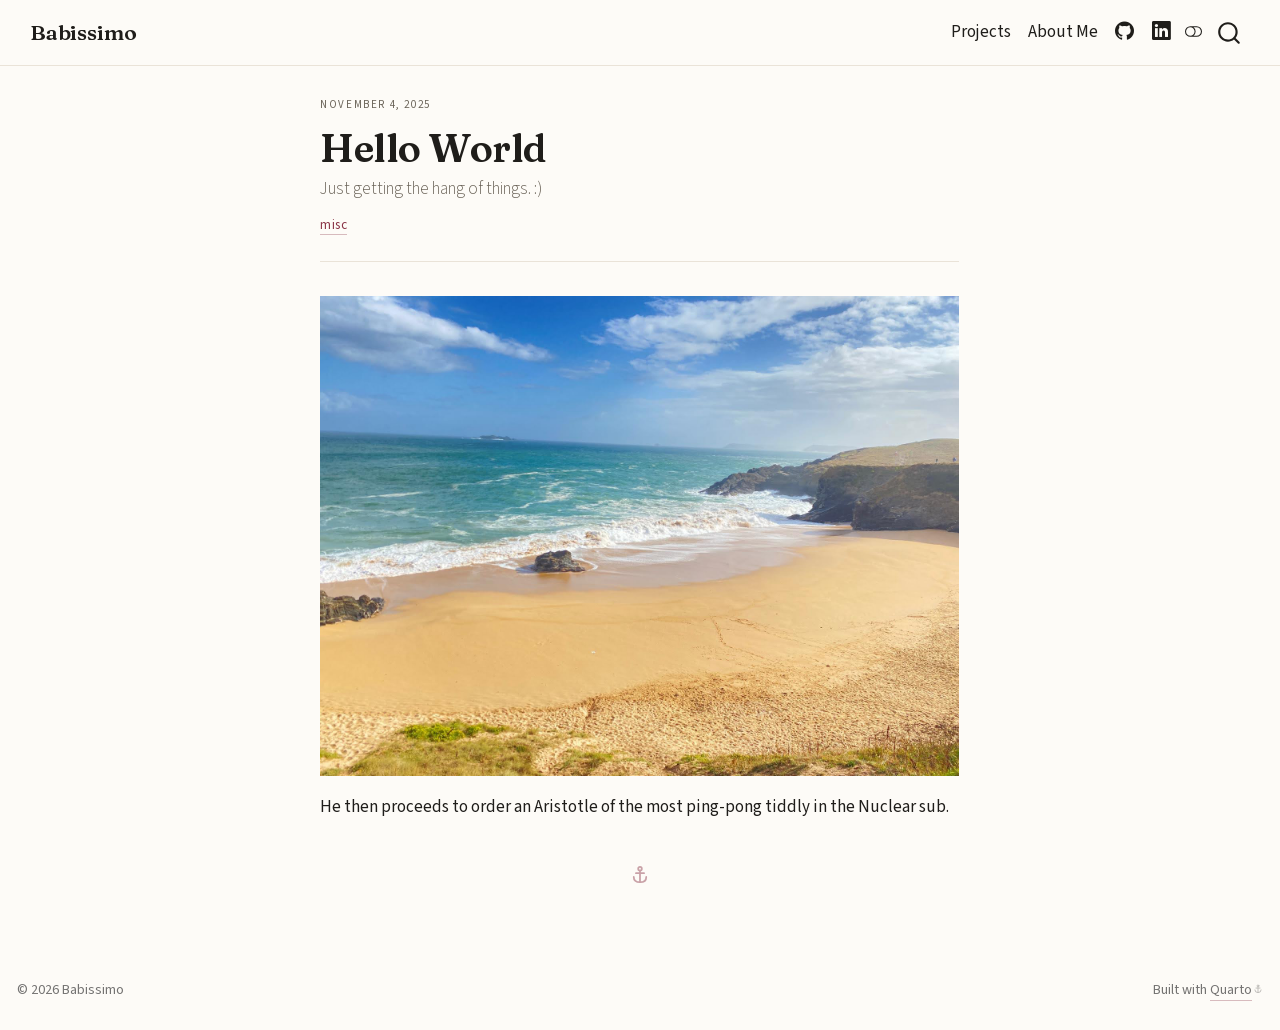
<file: blog/posts/welcome/index.html>
<!DOCTYPE html>
<html xmlns="http://www.w3.org/1999/xhtml" lang="en" xml:lang="en"><head>

<meta charset="utf-8">
<meta name="generator" content="quarto-1.10.18">

<meta name="viewport" content="width=device-width, initial-scale=1.0, user-scalable=yes">

<meta name="dcterms.date" content="2025-11-04">

<title>Hello World – Babissimo</title>
<style>
/* Default styles provided by pandoc.
** See https://pandoc.org/MANUAL.html#variables-for-html for config info.
*/
span.smallcaps{font-variant: small-caps;}
div.columns{display: flex; gap: 1.5em;}
div.column{flex: auto;}
@media screen {
div.columns{gap: min(4vw, 1.5em);}
div.column{overflow-x: auto;}
}
div.hanging-indent{margin-left: 1.5em; text-indent: -1.5em;}
ul.task-list{list-style: none;}
ul.task-list li input[type="checkbox"] {
  width: 0.8em;
  margin: 0 0.8em 0.2em -1em; /* quarto-specific, see https://github.com/quarto-dev/quarto-cli/issues/4556 */ 
  vertical-align: middle;
}
</style>


<script src="../../../site_libs/quarto-nav/quarto-nav.js"></script>
<script src="../../../site_libs/quarto-nav/headroom.min.js"></script>
<script src="../../../site_libs/clipboard/clipboard.min.js"></script>
<script src="../../../site_libs/quarto-search/autocomplete.umd.js"></script>
<script src="../../../site_libs/quarto-search/fuse.min.js"></script>
<script src="../../../site_libs/quarto-search/quarto-search.js"></script>
<meta name="quarto:offset" content="../../../">
<link href="../../../assets/anchor.svg" rel="icon" type="image/svg+xml">
<script src="../../../site_libs/quarto-html/quarto.js" type="module"></script>
<script src="../../../site_libs/quarto-html/tabsets/tabsets.js" type="module"></script>
<script src="../../../site_libs/quarto-html/popper.min.js"></script>
<script src="../../../site_libs/quarto-html/tippy.umd.min.js"></script>
<script src="../../../site_libs/quarto-html/anchor.min.js"></script>
<link href="../../../site_libs/quarto-html/tippy.css" rel="stylesheet">
<link href="../../../site_libs/quarto-html/quarto-syntax-highlighting-73b0ff3878a4e6fc3716dc69a6aaefa3.css" rel="stylesheet" class="quarto-color-scheme" id="quarto-text-highlighting-styles">
<link href="../../../site_libs/quarto-html/quarto-syntax-highlighting-dark-a60fab2f8a066d0ce7bf48d8b28043cc.css" rel="stylesheet" class="quarto-color-scheme quarto-color-alternate" id="quarto-text-highlighting-styles">
<link href="../../../site_libs/quarto-html/quarto-syntax-highlighting-73b0ff3878a4e6fc3716dc69a6aaefa3.css" rel="stylesheet" class="quarto-color-scheme-extra" id="quarto-text-highlighting-styles">
<script src="../../../site_libs/bootstrap/bootstrap.min.js"></script>
<link href="../../../site_libs/bootstrap/bootstrap-icons.css" rel="stylesheet">
<link href="../../../site_libs/bootstrap/bootstrap-8148a7ceaf743414e62133db299a36cd.min.css" rel="stylesheet" append-hash="true" class="quarto-color-scheme" id="quarto-bootstrap" data-mode="light">
<link href="../../../site_libs/bootstrap/bootstrap-dark-50e16ff4bdb2c971f9629b55ccc4add5.min.css" rel="stylesheet" append-hash="true" class="quarto-color-scheme quarto-color-alternate" id="quarto-bootstrap" data-mode="dark">
<link href="../../../site_libs/bootstrap/bootstrap-8148a7ceaf743414e62133db299a36cd.min.css" rel="stylesheet" append-hash="true" class="quarto-color-scheme-extra" id="quarto-bootstrap" data-mode="light">
<script id="quarto-search-options" type="application/json">{
  "location": "navbar",
  "copy-button": false,
  "collapse-after": 3,
  "panel-placement": "end",
  "type": "overlay",
  "limit": 50,
  "keyboard-shortcut": [
    "f",
    "/",
    "s"
  ],
  "show-item-context": false,
  "language": {
    "search-no-results-text": "No results",
    "search-matching-documents-text": "matching documents",
    "search-copy-link-title": "Copy link to search",
    "search-hide-matches-text": "Hide additional matches",
    "search-more-match-text": "more match in this document",
    "search-more-matches-text": "more matches in this document",
    "search-clear-button-title": "Clear",
    "search-text-placeholder": "",
    "search-detached-cancel-button-title": "Cancel",
    "search-submit-button-title": "Submit",
    "search-label": "Search"
  }
}</script>


<meta property="og:title" content="Hello World – Babissimo">
<meta property="og:description" content="Just getting the hang of things. :)">
<meta property="og:image" content="https://babissimo.net/blog/posts/welcome/thumbnail.jpg">
<meta property="og:site_name" content="Babissimo">
</head>

<body class="nav-fixed post quarto-light"><script id="quarto-html-before-body" type="application/javascript">
    const toggleBodyColorMode = (bsSheetEl) => {
      const mode = bsSheetEl.getAttribute("data-mode");
      const bodyEl = window.document.querySelector("body");
      if (mode === "dark") {
        bodyEl.classList.add("quarto-dark");
        bodyEl.classList.remove("quarto-light");
      } else {
        bodyEl.classList.add("quarto-light");
        bodyEl.classList.remove("quarto-dark");
      }
    }
    const toggleBodyColorPrimary = () => {
      const bsSheetEl = window.document.querySelector("link#quarto-bootstrap:not([rel=disabled-stylesheet])");
      if (bsSheetEl) {
        toggleBodyColorMode(bsSheetEl);
      }
    }
    const setColorSchemeToggle = (alternate) => {
      const toggles = window.document.querySelectorAll('.quarto-color-scheme-toggle');
      for (let i=0; i < toggles.length; i++) {
        const toggle = toggles[i];
        if (toggle) {
          if (alternate) {
            toggle.classList.add("alternate");
          } else {
            toggle.classList.remove("alternate");
          }
        }
      }
    };
    const toggleColorMode = (alternate) => {
      // Switch the stylesheets
      const primaryStylesheets = window.document.querySelectorAll('link.quarto-color-scheme:not(.quarto-color-alternate)');
      const alternateStylesheets = window.document.querySelectorAll('link.quarto-color-scheme.quarto-color-alternate');
      manageTransitions('#quarto-margin-sidebar .nav-link', false);
      if (alternate) {
        // note: dark is layered on light, we don't disable primary!
        enableStylesheet(alternateStylesheets);
        for (const sheetNode of alternateStylesheets) {
          if (sheetNode.id === "quarto-bootstrap") {
            toggleBodyColorMode(sheetNode);
          }
        }
      } else {
        disableStylesheet(alternateStylesheets);
        enableStylesheet(primaryStylesheets)
        toggleBodyColorPrimary();
      }
      manageTransitions('#quarto-margin-sidebar .nav-link', true);
      // Switch the toggles
      setColorSchemeToggle(alternate)
      // Hack to workaround the fact that safari doesn't
      // properly recolor the scrollbar when toggling (#1455)
      if (navigator.userAgent.indexOf('Safari') > 0 && navigator.userAgent.indexOf('Chrome') == -1) {
        manageTransitions("body", false);
        window.scrollTo(0, 1);
        setTimeout(() => {
          window.scrollTo(0, 0);
          manageTransitions("body", true);
        }, 40);
      }
    }
    const disableStylesheet = (stylesheets) => {
      for (let i=0; i < stylesheets.length; i++) {
        const stylesheet = stylesheets[i];
        stylesheet.rel = 'disabled-stylesheet';
      }
    }
    const enableStylesheet = (stylesheets) => {
      for (let i=0; i < stylesheets.length; i++) {
        const stylesheet = stylesheets[i];
        if(stylesheet.rel !== 'stylesheet') { // for Chrome, which will still FOUC without this check
          stylesheet.rel = 'stylesheet';
        }
      }
    }
    const manageTransitions = (selector, allowTransitions) => {
      const els = window.document.querySelectorAll(selector);
      for (let i=0; i < els.length; i++) {
        const el = els[i];
        if (allowTransitions) {
          el.classList.remove('notransition');
        } else {
          el.classList.add('notransition');
        }
      }
    }
    const isFileUrl = () => {
      return window.location.protocol === 'file:';
    }
    const hasAlternateSentinel = () => {
      let styleSentinel = getColorSchemeSentinel();
      if (styleSentinel !== null) {
        return styleSentinel === "alternate";
      } else {
        return false;
      }
    }
    const setStyleSentinel = (alternate) => {
      const value = alternate ? "alternate" : "default";
      if (!isFileUrl()) {
        window.localStorage.setItem("quarto-color-scheme", value);
      } else {
        localAlternateSentinel = value;
      }
    }
    const getColorSchemeSentinel = () => {
      if (!isFileUrl()) {
        const storageValue = window.localStorage.getItem("quarto-color-scheme");
        return storageValue != null ? storageValue : localAlternateSentinel;
      } else {
        return localAlternateSentinel;
      }
    }
    const toggleGiscusIfUsed = (isAlternate, darkModeDefault) => {
      const baseTheme = document.querySelector('#giscus-base-theme')?.value ?? 'light';
      const alternateTheme = document.querySelector('#giscus-alt-theme')?.value ?? 'dark';
      let newTheme = '';
      if(authorPrefersDark) {
        newTheme = isAlternate ? baseTheme : alternateTheme;
      } else {
        newTheme = isAlternate ? alternateTheme : baseTheme;
      }
      const changeGiscusTheme = () => {
        // From: https://github.com/giscus/giscus/issues/336
        const sendMessage = (message) => {
          const iframe = document.querySelector('iframe.giscus-frame');
          if (!iframe) return;
          iframe.contentWindow.postMessage({ giscus: message }, 'https://giscus.app');
        }
        sendMessage({
          setConfig: {
            theme: newTheme
          }
        });
      }
      const isGiscussLoaded = window.document.querySelector('iframe.giscus-frame') !== null;
      if (isGiscussLoaded) {
        changeGiscusTheme();
      }
    };
    const authorPrefersDark = false;
    const darkModeDefault = authorPrefersDark;
      document.querySelector('link#quarto-text-highlighting-styles.quarto-color-scheme-extra').rel = 'disabled-stylesheet';
      document.querySelector('link#quarto-bootstrap.quarto-color-scheme-extra').rel = 'disabled-stylesheet';
    let localAlternateSentinel = darkModeDefault ? 'alternate' : 'default';
    // Dark / light mode switch
    window.quartoToggleColorScheme = () => {
      // Read the current dark / light value
      let toAlternate = !hasAlternateSentinel();
      toggleColorMode(toAlternate);
      setStyleSentinel(toAlternate);
      toggleGiscusIfUsed(toAlternate, darkModeDefault);
      window.dispatchEvent(new Event('resize'));
    };
    // Switch to dark mode if need be
    if (hasAlternateSentinel()) {
      toggleColorMode(true);
    } else {
      toggleColorMode(false);
    }
  </script>

<div id="quarto-search-results"></div>
  <header id="quarto-header" class="headroom fixed-top">
    <nav class="navbar navbar-expand-sm " data-bs-theme="dark">
      <div class="navbar-container container-fluid">
      <div class="navbar-brand-container mx-auto">
    <a class="navbar-brand" href="../../../">
    <span class="navbar-title">Babissimo</span>
    </a>
  </div>
            <div id="quarto-search" class="" title="Search"></div>
          <button class="navbar-toggler" type="button" data-bs-toggle="collapse" data-bs-target="#navbarCollapse" aria-controls="navbarCollapse" role="menu" aria-expanded="false" aria-label="Toggle navigation" onclick="if (window.quartoToggleHeadroom) { window.quartoToggleHeadroom(); }">
  <span class="navbar-toggler-icon"></span>
</button>
          <div class="collapse navbar-collapse" id="navbarCollapse">
            <ul class="navbar-nav navbar-nav-scroll ms-auto">
  <li class="nav-item">
    <a class="nav-link" href="../../../projects/"> 
<span class="menu-text">Projects</span></a>
  </li>  
  <li class="nav-item">
    <a class="nav-link" href="../../../about/"> 
<span class="menu-text">About Me</span></a>
  </li>  
  <li class="nav-item compact">
    <a class="nav-link" href="https://github.com/Babissimo"> <i class="bi bi-github" role="img">
</i> 
<span class="menu-text"></span></a>
  </li>  
  <li class="nav-item compact">
    <a class="nav-link" href="https://linkedin.com/in/alexandercharters"> <i class="bi bi-linkedin" role="img">
</i> 
<span class="menu-text"></span></a>
  </li>  
</ul>
          </div> <!-- /navcollapse -->
            <div class="quarto-navbar-tools">
  <a href="" class="quarto-color-scheme-toggle quarto-navigation-tool  px-1" onclick="window.quartoToggleColorScheme(); return false;" title="Toggle dark mode"><i class="bi"></i></a>
</div>
      </div> <!-- /container-fluid -->
    </nav>
</header>
<!-- content -->
<div id="quarto-content" class="quarto-container page-columns page-rows-contents page-layout-article page-navbar">
<!-- sidebar -->
<!-- margin-sidebar -->
    <div id="quarto-margin-sidebar" class="sidebar margin-sidebar zindex-bottom">
        
    </div>
<!-- main -->
<main class="content" id="quarto-document-content">


<header id="title-block-header" class="quarto-title-block default">
<div class="quarto-title">
<h1 class="title">Hello World</h1>
<p class="subtitle lead">Just getting the hang of things. :)</p>
  <div class="quarto-categories">
    <div class="quarto-category">misc</div>
  </div>
  </div>



<div class="quarto-title-meta">

    
    <div>
    <div class="quarto-title-meta-heading">Published</div>
    <div class="quarto-title-meta-contents">
      <p class="date">November 4, 2025</p>
    </div>
  </div>
  
    
  </div>
  


</header>


<p><img src="thumbnail.jpg" class="img-fluid"></p>
<p>He then proceeds to order an Aristotle of the most ping-pong tiddly in the Nuclear sub.</p>



</main> <!-- /main -->
<script id="quarto-html-after-body" type="application/javascript">
  window.document.addEventListener("DOMContentLoaded", function (event) {
    // Ensure there is a toggle, if there isn't float one in the top right
    if (window.document.querySelector('.quarto-color-scheme-toggle') === null) {
      const a = window.document.createElement('a');
      a.classList.add('top-right');
      a.classList.add('quarto-color-scheme-toggle');
      a.href = "";
      a.onclick = function() { try { window.quartoToggleColorScheme(); } catch {} return false; };
      const i = window.document.createElement("i");
      i.classList.add('bi');
      a.appendChild(i);
      window.document.body.appendChild(a);
    }
    setColorSchemeToggle(hasAlternateSentinel())
    const icon = "";
    const anchorJS = new window.AnchorJS();
    anchorJS.options = {
      placement: 'right',
      icon: icon
    };
    anchorJS.add('.anchored');
    const isCodeAnnotation = (el) => {
      for (const clz of el.classList) {
        if (clz.startsWith('code-annotation-')) {                     
          return true;
        }
      }
      return false;
    }
    const onCopySuccess = function(e) {
      // button target
      const button = e.trigger;
      // don't keep focus
      button.blur();
      // flash "checked"
      button.classList.add('code-copy-button-checked');
      var currentTitle = button.getAttribute("title");
      button.setAttribute("title", "Copied!");
      let tooltip;
      if (window.bootstrap) {
        button.setAttribute("data-bs-toggle", "tooltip");
        button.setAttribute("data-bs-placement", "left");
        button.setAttribute("data-bs-title", "Copied!");
        tooltip = new bootstrap.Tooltip(button, 
          { trigger: "manual", 
            customClass: "code-copy-button-tooltip",
            offset: [0, -8]});
        tooltip.show();    
      }
      setTimeout(function() {
        if (tooltip) {
          tooltip.hide();
          button.removeAttribute("data-bs-title");
          button.removeAttribute("data-bs-toggle");
          button.removeAttribute("data-bs-placement");
        }
        button.setAttribute("title", currentTitle);
        button.classList.remove('code-copy-button-checked');
      }, 1000);
      // clear code selection
      e.clearSelection();
    }
    const getTextToCopy = function(trigger) {
      const outerScaffold = trigger.parentElement.cloneNode(true);
      const codeEl = outerScaffold.querySelector('code');
      for (const childEl of codeEl.children) {
        if (isCodeAnnotation(childEl)) {
          childEl.remove();
        }
      }
      return codeEl.innerText;
    }
    const clipboard = new window.ClipboardJS('.code-copy-button:not([data-in-quarto-modal])', {
      text: getTextToCopy
    });
    clipboard.on('success', onCopySuccess);
    if (window.document.getElementById('quarto-embedded-source-code-modal')) {
      const clipboardModal = new window.ClipboardJS('.code-copy-button[data-in-quarto-modal]', {
        text: getTextToCopy,
        container: window.document.getElementById('quarto-embedded-source-code-modal')
      });
      clipboardModal.on('success', onCopySuccess);
    }
      var localhostRegex = new RegExp(/^(?:http|https):\/\/localhost\:?[0-9]*\//);
      var mailtoRegex = new RegExp(/^mailto:/);
        var filterRegex = new RegExp("https:\/\/babissimo\.net");
      var isInternal = (href) => {
          return filterRegex.test(href) || localhostRegex.test(href) || mailtoRegex.test(href);
      }
      // Inspect non-navigation links and adorn them if external
     var links = window.document.querySelectorAll('a[href]:not(.nav-link):not(.navbar-brand):not(.toc-action):not(.sidebar-link):not(.sidebar-item-toggle):not(.pagination-link):not(.no-external):not([aria-hidden]):not(.dropdown-item):not(.quarto-navigation-tool):not(.about-link)');
      for (var i=0; i<links.length; i++) {
        const link = links[i];
        if (!isInternal(link.href)) {
          // undo the damage that might have been done by quarto-nav.js in the case of
          // links that we want to consider external
          if (link.dataset.originalHref !== undefined) {
            link.href = link.dataset.originalHref;
          }
        }
      }
    function tippyHover(el, contentFn, onTriggerFn, onUntriggerFn) {
      const config = {
        allowHTML: true,
        maxWidth: 500,
        delay: 100,
        arrow: false,
        appendTo: function(el) {
            return el.parentElement;
        },
        interactive: true,
        interactiveBorder: 10,
        theme: 'quarto',
        placement: 'bottom-start',
      };
      if (contentFn) {
        config.content = contentFn;
      }
      if (onTriggerFn) {
        config.onTrigger = onTriggerFn;
      }
      if (onUntriggerFn) {
        config.onUntrigger = onUntriggerFn;
      }
      window.tippy(el, config); 
    }
    const noterefs = window.document.querySelectorAll('a[role="doc-noteref"]');
    for (var i=0; i<noterefs.length; i++) {
      const ref = noterefs[i];
      tippyHover(ref, function() {
        // use id or data attribute instead here
        let href = ref.getAttribute('data-footnote-href') || ref.getAttribute('href');
        try { href = new URL(href).hash; } catch {}
        const id = href.replace(/^#\/?/, "");
        const note = window.document.getElementById(id);
        if (note) {
          return note.innerHTML;
        } else {
          return "";
        }
      });
    }
    const xrefs = window.document.querySelectorAll('a.quarto-xref');
    const processXRef = (id, note) => {
      // Strip column container classes
      const stripColumnClz = (el) => {
        el.classList.remove("page-full", "page-columns");
        if (el.children) {
          for (const child of el.children) {
            stripColumnClz(child);
          }
        }
      }
      stripColumnClz(note)
      if (id === null || id.startsWith('sec-')) {
        // Special case sections, only their first couple elements
        const container = document.createElement("div");
        if (note.children && note.children.length > 2) {
          container.appendChild(note.children[0].cloneNode(true));
          for (let i = 1; i < note.children.length; i++) {
            const child = note.children[i];
            if (child.tagName === "P" && child.innerText === "") {
              continue;
            } else {
              container.appendChild(child.cloneNode(true));
              break;
            }
          }
          if (window.Quarto?.typesetMath) {
            window.Quarto.typesetMath(container);
          }
          return container.innerHTML
        } else {
          if (window.Quarto?.typesetMath) {
            window.Quarto.typesetMath(note);
          }
          return note.innerHTML;
        }
      } else {
        // Remove any anchor links if they are present
        const anchorLink = note.querySelector('a.anchorjs-link');
        if (anchorLink) {
          anchorLink.remove();
        }
        if (window.Quarto?.typesetMath) {
          window.Quarto.typesetMath(note);
        }
        if (note.classList.contains("callout")) {
          return note.outerHTML;
        } else {
          return note.innerHTML;
        }
      }
    }
    for (var i=0; i<xrefs.length; i++) {
      const xref = xrefs[i];
      tippyHover(xref, undefined, function(instance) {
        instance.disable();
        let url = xref.getAttribute('href');
        let hash = undefined; 
        if (url.startsWith('#')) {
          hash = url;
        } else {
          try { hash = new URL(url).hash; } catch {}
        }
        if (hash) {
          const id = hash.replace(/^#\/?/, "");
          const note = window.document.getElementById(id);
          if (note !== null) {
            try {
              const html = processXRef(id, note.cloneNode(true));
              instance.setContent(html);
            } finally {
              instance.enable();
              instance.show();
            }
          } else {
            // See if we can fetch this
            fetch(url.split('#')[0])
            .then(res => res.text())
            .then(html => {
              const parser = new DOMParser();
              const htmlDoc = parser.parseFromString(html, "text/html");
              const note = htmlDoc.getElementById(id);
              if (note !== null) {
                const html = processXRef(id, note);
                instance.setContent(html);
              } 
            }).finally(() => {
              instance.enable();
              instance.show();
            });
          }
        } else {
          // See if we can fetch a full url (with no hash to target)
          // This is a special case and we should probably do some content thinning / targeting
          fetch(url)
          .then(res => res.text())
          .then(html => {
            const parser = new DOMParser();
            const htmlDoc = parser.parseFromString(html, "text/html");
            const note = htmlDoc.querySelector('main.content');
            if (note !== null) {
              // This should only happen for chapter cross references
              // (since there is no id in the URL)
              // remove the first header
              if (note.children.length > 0 && note.children[0].tagName === "HEADER") {
                note.children[0].remove();
              }
              const html = processXRef(null, note);
              instance.setContent(html);
            } 
          }).finally(() => {
            instance.enable();
            instance.show();
          });
        }
      }, function(instance) {
      });
    }
        let selectedAnnoteEl;
        const selectorForAnnotation = ( cell, annotation) => {
          let cellAttr = 'data-code-cell="' + cell + '"';
          let lineAttr = 'data-code-annotation="' +  annotation + '"';
          const selector = 'span[' + cellAttr + '][' + lineAttr + ']';
          return selector;
        }
        const selectCodeLines = (annoteEl) => {
          const doc = window.document;
          const targetCell = annoteEl.getAttribute("data-target-cell");
          const targetAnnotation = annoteEl.getAttribute("data-target-annotation");
          const annoteSpan = window.document.querySelector(selectorForAnnotation(targetCell, targetAnnotation));
          const lines = annoteSpan.getAttribute("data-code-lines").split(",");
          const lineIds = lines.map((line) => {
            return targetCell + "-" + line;
          })
          let top = null;
          let height = null;
          let parent = null;
          if (lineIds.length > 0) {
              //compute the position of the single el (top and bottom and make a div)
              const el = window.document.getElementById(lineIds[0]);
              top = el.offsetTop;
              height = el.offsetHeight;
              parent = el.parentElement.parentElement;
            if (lineIds.length > 1) {
              const lastEl = window.document.getElementById(lineIds[lineIds.length - 1]);
              const bottom = lastEl.offsetTop + lastEl.offsetHeight;
              height = bottom - top;
            }
            if (top !== null && height !== null && parent !== null) {
              // cook up a div (if necessary) and position it 
              let div = window.document.getElementById("code-annotation-line-highlight");
              if (div === null) {
                div = window.document.createElement("div");
                div.setAttribute("id", "code-annotation-line-highlight");
                div.style.position = 'absolute';
                parent.appendChild(div);
              }
              div.style.top = top - 2 + "px";
              div.style.height = height + 4 + "px";
              div.style.left = 0;
              let gutterDiv = window.document.getElementById("code-annotation-line-highlight-gutter");
              if (gutterDiv === null) {
                gutterDiv = window.document.createElement("div");
                gutterDiv.setAttribute("id", "code-annotation-line-highlight-gutter");
                gutterDiv.style.position = 'absolute';
                const codeCell = window.document.getElementById(targetCell);
                const gutter = codeCell.querySelector('.code-annotation-gutter');
                gutter.appendChild(gutterDiv);
              }
              gutterDiv.style.top = top - 2 + "px";
              gutterDiv.style.height = height + 4 + "px";
            }
            selectedAnnoteEl = annoteEl;
          }
        };
        const unselectCodeLines = () => {
          const elementsIds = ["code-annotation-line-highlight", "code-annotation-line-highlight-gutter"];
          elementsIds.forEach((elId) => {
            const div = window.document.getElementById(elId);
            if (div) {
              div.remove();
            }
          });
          selectedAnnoteEl = undefined;
        };
          // Handle positioning of the toggle
      window.addEventListener(
        "resize",
        throttle(() => {
          elRect = undefined;
          if (selectedAnnoteEl) {
            selectCodeLines(selectedAnnoteEl);
          }
        }, 10)
      );
      function throttle(fn, ms) {
      let throttle = false;
      let timer;
        return (...args) => {
          if(!throttle) { // first call gets through
              fn.apply(this, args);
              throttle = true;
          } else { // all the others get throttled
              if(timer) clearTimeout(timer); // cancel #2
              timer = setTimeout(() => {
                fn.apply(this, args);
                timer = throttle = false;
              }, ms);
          }
        };
      }
        // Attach click handler to the DT
        const annoteDls = window.document.querySelectorAll('dt[data-target-cell]');
        for (const annoteDlNode of annoteDls) {
          annoteDlNode.addEventListener('click', (event) => {
            const clickedEl = event.target;
            if (clickedEl !== selectedAnnoteEl) {
              unselectCodeLines();
              const activeEl = window.document.querySelector('dt[data-target-cell].code-annotation-active');
              if (activeEl) {
                activeEl.classList.remove('code-annotation-active');
              }
              selectCodeLines(clickedEl);
              clickedEl.classList.add('code-annotation-active');
            } else {
              // Unselect the line
              unselectCodeLines();
              clickedEl.classList.remove('code-annotation-active');
            }
          });
        }
    const findCites = (el) => {
      const parentEl = el.parentElement;
      if (parentEl) {
        const cites = parentEl.dataset.cites;
        if (cites) {
          return {
            el,
            cites: cites.split(' ')
          };
        } else {
          return findCites(el.parentElement)
        }
      } else {
        return undefined;
      }
    };
    var bibliorefs = window.document.querySelectorAll('a[role="doc-biblioref"]');
    for (var i=0; i<bibliorefs.length; i++) {
      const ref = bibliorefs[i];
      const citeInfo = findCites(ref);
      if (citeInfo) {
        tippyHover(citeInfo.el, function() {
          var popup = window.document.createElement('div');
          citeInfo.cites.forEach(function(cite) {
            var citeDiv = window.document.createElement('div');
            citeDiv.classList.add('hanging-indent');
            citeDiv.classList.add('csl-entry');
            var biblioDiv = window.document.getElementById('ref-' + cite);
            if (biblioDiv) {
              citeDiv.innerHTML = biblioDiv.innerHTML;
            }
            popup.appendChild(citeDiv);
          });
          return popup.innerHTML;
        });
      }
    }
  });
  </script>
</div> <!-- /content -->
<footer class="footer">
  <div class="nav-footer">
    <div class="nav-footer-left">
<p>© 2026 Babissimo</p>
</div>   
    <div class="nav-footer-center">
      &nbsp;
    </div>
    <div class="nav-footer-right">
<p>Built with <a href="https://quarto.org">Quarto</a></p>
</div>
  </div>
</footer>




</body></html>
</file>
<file: site_libs/quarto-html/tippy.css>
.tippy-box[data-animation=fade][data-state=hidden]{opacity:0}[data-tippy-root]{max-width:calc(100vw - 10px)}.tippy-box{position:relative;background-color:#333;color:#fff;border-radius:4px;font-size:14px;line-height:1.4;white-space:normal;outline:0;transition-property:transform,visibility,opacity}.tippy-box[data-placement^=top]>.tippy-arrow{bottom:0}.tippy-box[data-placement^=top]>.tippy-arrow:before{bottom:-7px;left:0;border-width:8px 8px 0;border-top-color:initial;transform-origin:center top}.tippy-box[data-placement^=bottom]>.tippy-arrow{top:0}.tippy-box[data-placement^=bottom]>.tippy-arrow:before{top:-7px;left:0;border-width:0 8px 8px;border-bottom-color:initial;transform-origin:center bottom}.tippy-box[data-placement^=left]>.tippy-arrow{right:0}.tippy-box[data-placement^=left]>.tippy-arrow:before{border-width:8px 0 8px 8px;border-left-color:initial;right:-7px;transform-origin:center left}.tippy-box[data-placement^=right]>.tippy-arrow{left:0}.tippy-box[data-placement^=right]>.tippy-arrow:before{left:-7px;border-width:8px 8px 8px 0;border-right-color:initial;transform-origin:center right}.tippy-box[data-inertia][data-state=visible]{transition-timing-function:cubic-bezier(.54,1.5,.38,1.11)}.tippy-arrow{width:16px;height:16px;color:#333}.tippy-arrow:before{content:"";position:absolute;border-color:transparent;border-style:solid}.tippy-content{position:relative;padding:5px 9px;z-index:1}
</file>
<file: site_libs/quarto-html/quarto-syntax-highlighting-73b0ff3878a4e6fc3716dc69a6aaefa3.css>
/* quarto syntax highlight colors */
:root {
  --quarto-hl-ot-color: #003B4F;
  --quarto-hl-at-color: #657422;
  --quarto-hl-ss-color: #20794D;
  --quarto-hl-an-color: #5E5E5E;
  --quarto-hl-fu-color: #4758AB;
  --quarto-hl-st-color: #20794D;
  --quarto-hl-cf-color: #003B4F;
  --quarto-hl-op-color: #5E5E5E;
  --quarto-hl-er-color: #AD0000;
  --quarto-hl-bn-color: #AD0000;
  --quarto-hl-al-color: #AD0000;
  --quarto-hl-va-color: #111111;
  --quarto-hl-bu-color: inherit;
  --quarto-hl-ex-color: inherit;
  --quarto-hl-pp-color: #AD0000;
  --quarto-hl-in-color: #5E5E5E;
  --quarto-hl-vs-color: #20794D;
  --quarto-hl-wa-color: #5E5E5E;
  --quarto-hl-do-color: #5E5E5E;
  --quarto-hl-im-color: #00769E;
  --quarto-hl-ch-color: #20794D;
  --quarto-hl-dt-color: #AD0000;
  --quarto-hl-fl-color: #AD0000;
  --quarto-hl-co-color: #5E5E5E;
  --quarto-hl-cv-color: #5E5E5E;
  --quarto-hl-cn-color: #8f5902;
  --quarto-hl-sc-color: #5E5E5E;
  --quarto-hl-dv-color: #AD0000;
  --quarto-hl-kw-color: #003B4F;
}

/* other quarto variables */
:root {
  --quarto-font-monospace: "JetBrains Mono", ui-monospace, SFMono-Regular, Menlo, monospace;
}

/* syntax highlight based on Pandoc's rules */
pre > code.sourceCode > span {
  color: #003B4F;
}

code.sourceCode > span {
  color: #003B4F;
}

div.sourceCode,
div.sourceCode pre.sourceCode {
  color: #003B4F;
}

/* Normal */
code span {
  color: #003B4F;
}

/* Alert */
code span.al {
  color: #AD0000;
  font-style: inherit;
}

/* Annotation */
code span.an {
  color: #5E5E5E;
  font-style: inherit;
}

/* Attribute */
code span.at {
  color: #657422;
  font-style: inherit;
}

/* BaseN */
code span.bn {
  color: #AD0000;
  font-style: inherit;
}

/* BuiltIn */
code span.bu {
  font-style: inherit;
}

/* ControlFlow */
code span.cf {
  color: #003B4F;
  font-weight: bold;
  font-style: inherit;
}

/* Char */
code span.ch {
  color: #20794D;
  font-style: inherit;
}

/* Constant */
code span.cn {
  color: #8f5902;
  font-style: inherit;
}

/* Comment */
code span.co {
  color: #5E5E5E;
  font-style: inherit;
}

/* CommentVar */
code span.cv {
  color: #5E5E5E;
  font-style: italic;
}

/* Documentation */
code span.do {
  color: #5E5E5E;
  font-style: italic;
}

/* DataType */
code span.dt {
  color: #AD0000;
  font-style: inherit;
}

/* DecVal */
code span.dv {
  color: #AD0000;
  font-style: inherit;
}

/* Error */
code span.er {
  color: #AD0000;
  font-style: inherit;
}

/* Extension */
code span.ex {
  font-style: inherit;
}

/* Float */
code span.fl {
  color: #AD0000;
  font-style: inherit;
}

/* Function */
code span.fu {
  color: #4758AB;
  font-style: inherit;
}

/* Import */
code span.im {
  color: #00769E;
  font-style: inherit;
}

/* Information */
code span.in {
  color: #5E5E5E;
  font-style: inherit;
}

/* Keyword */
code span.kw {
  color: #003B4F;
  font-weight: bold;
  font-style: inherit;
}

/* Operator */
code span.op {
  color: #5E5E5E;
  font-style: inherit;
}

/* Other */
code span.ot {
  color: #003B4F;
  font-style: inherit;
}

/* Preprocessor */
code span.pp {
  color: #AD0000;
  font-style: inherit;
}

/* SpecialChar */
code span.sc {
  color: #5E5E5E;
  font-style: inherit;
}

/* SpecialString */
code span.ss {
  color: #20794D;
  font-style: inherit;
}

/* String */
code span.st {
  color: #20794D;
  font-style: inherit;
}

/* Variable */
code span.va {
  color: #111111;
  font-style: inherit;
}

/* VerbatimString */
code span.vs {
  color: #20794D;
  font-style: inherit;
}

/* Warning */
code span.wa {
  color: #5E5E5E;
  font-style: italic;
}

.prevent-inlining {
  content: "</";
}

/*# sourceMappingURL=e4e25645e3e45fd2347f0fd28fc638a7.css.map */
</file>
<file: site_libs/quarto-html/quarto-syntax-highlighting-dark-a60fab2f8a066d0ce7bf48d8b28043cc.css>
/* quarto syntax highlight colors */
:root {
  --quarto-hl-al-color: #f07178;
  --quarto-hl-an-color: #d4d0ab;
  --quarto-hl-at-color: #00e0e0;
  --quarto-hl-bn-color: #d4d0ab;
  --quarto-hl-bu-color: #abe338;
  --quarto-hl-ch-color: #abe338;
  --quarto-hl-co-color: #f8f8f2;
  --quarto-hl-cv-color: #ffd700;
  --quarto-hl-cn-color: #ffd700;
  --quarto-hl-cf-color: #ffa07a;
  --quarto-hl-dt-color: #ffa07a;
  --quarto-hl-dv-color: #d4d0ab;
  --quarto-hl-do-color: #f8f8f2;
  --quarto-hl-er-color: #f07178;
  --quarto-hl-ex-color: #00e0e0;
  --quarto-hl-fl-color: #d4d0ab;
  --quarto-hl-fu-color: #ffa07a;
  --quarto-hl-im-color: #abe338;
  --quarto-hl-in-color: #d4d0ab;
  --quarto-hl-kw-color: #ffa07a;
  --quarto-hl-op-color: #ffa07a;
  --quarto-hl-ot-color: #00e0e0;
  --quarto-hl-pp-color: #dcc6e0;
  --quarto-hl-re-color: #00e0e0;
  --quarto-hl-sc-color: #abe338;
  --quarto-hl-ss-color: #abe338;
  --quarto-hl-st-color: #abe338;
  --quarto-hl-va-color: #00e0e0;
  --quarto-hl-vs-color: #abe338;
  --quarto-hl-wa-color: #dcc6e0;
}

/* other quarto variables */
:root {
  --quarto-font-monospace: "JetBrains Mono", ui-monospace, SFMono-Regular, Menlo, monospace;
}

/* syntax highlight based on Pandoc's rules */
pre > code.sourceCode > span {
  color: #f8f8f2;
}

code.sourceCode > span {
  color: #f8f8f2;
}

div.sourceCode,
div.sourceCode pre.sourceCode {
  color: #f8f8f2;
}

/* Normal */
code span {
  color: #f8f8f2;
}

/* Alert */
code span.al {
  color: #f07178;
}

/* Annotation */
code span.an {
  color: #d4d0ab;
}

/* Attribute */
code span.at {
  color: #00e0e0;
}

/* BaseN */
code span.bn {
  color: #d4d0ab;
}

/* BuiltIn */
code span.bu {
  color: #abe338;
}

/* ControlFlow */
code span.cf {
  font-weight: bold;
  color: #ffa07a;
}

/* Char */
code span.ch {
  color: #abe338;
}

/* Constant */
code span.cn {
  color: #ffd700;
}

/* Comment */
code span.co {
  font-style: italic;
  color: #f8f8f2;
}

/* CommentVar */
code span.cv {
  color: #ffd700;
}

/* Documentation */
code span.do {
  color: #f8f8f2;
}

/* DataType */
code span.dt {
  color: #ffa07a;
}

/* DecVal */
code span.dv {
  color: #d4d0ab;
}

/* Error */
code span.er {
  color: #f07178;
  text-decoration: underline;
}

/* Extension */
code span.ex {
  font-weight: bold;
  color: #00e0e0;
}

/* Float */
code span.fl {
  color: #d4d0ab;
}

/* Function */
code span.fu {
  color: #ffa07a;
}

/* Import */
code span.im {
  color: #abe338;
}

/* Information */
code span.in {
  color: #d4d0ab;
}

/* Keyword */
code span.kw {
  font-weight: bold;
  color: #ffa07a;
}

/* Operator */
code span.op {
  color: #ffa07a;
}

/* Other */
code span.ot {
  color: #00e0e0;
}

/* Preprocessor */
code span.pp {
  color: #dcc6e0;
}

/* RegionMarker */
code span.re {
  background-color: #f8f8f2;
  color: #00e0e0;
}

/* SpecialChar */
code span.sc {
  color: #abe338;
}

/* SpecialString */
code span.ss {
  color: #abe338;
}

/* String */
code span.st {
  color: #abe338;
}

/* Variable */
code span.va {
  color: #00e0e0;
}

/* VerbatimString */
code span.vs {
  color: #abe338;
}

/* Warning */
code span.wa {
  color: #dcc6e0;
}

.prevent-inlining {
  content: "</";
}

/*# sourceMappingURL=977cf23b626bfb9653ae12841c06ec76.css.map */
</file>
